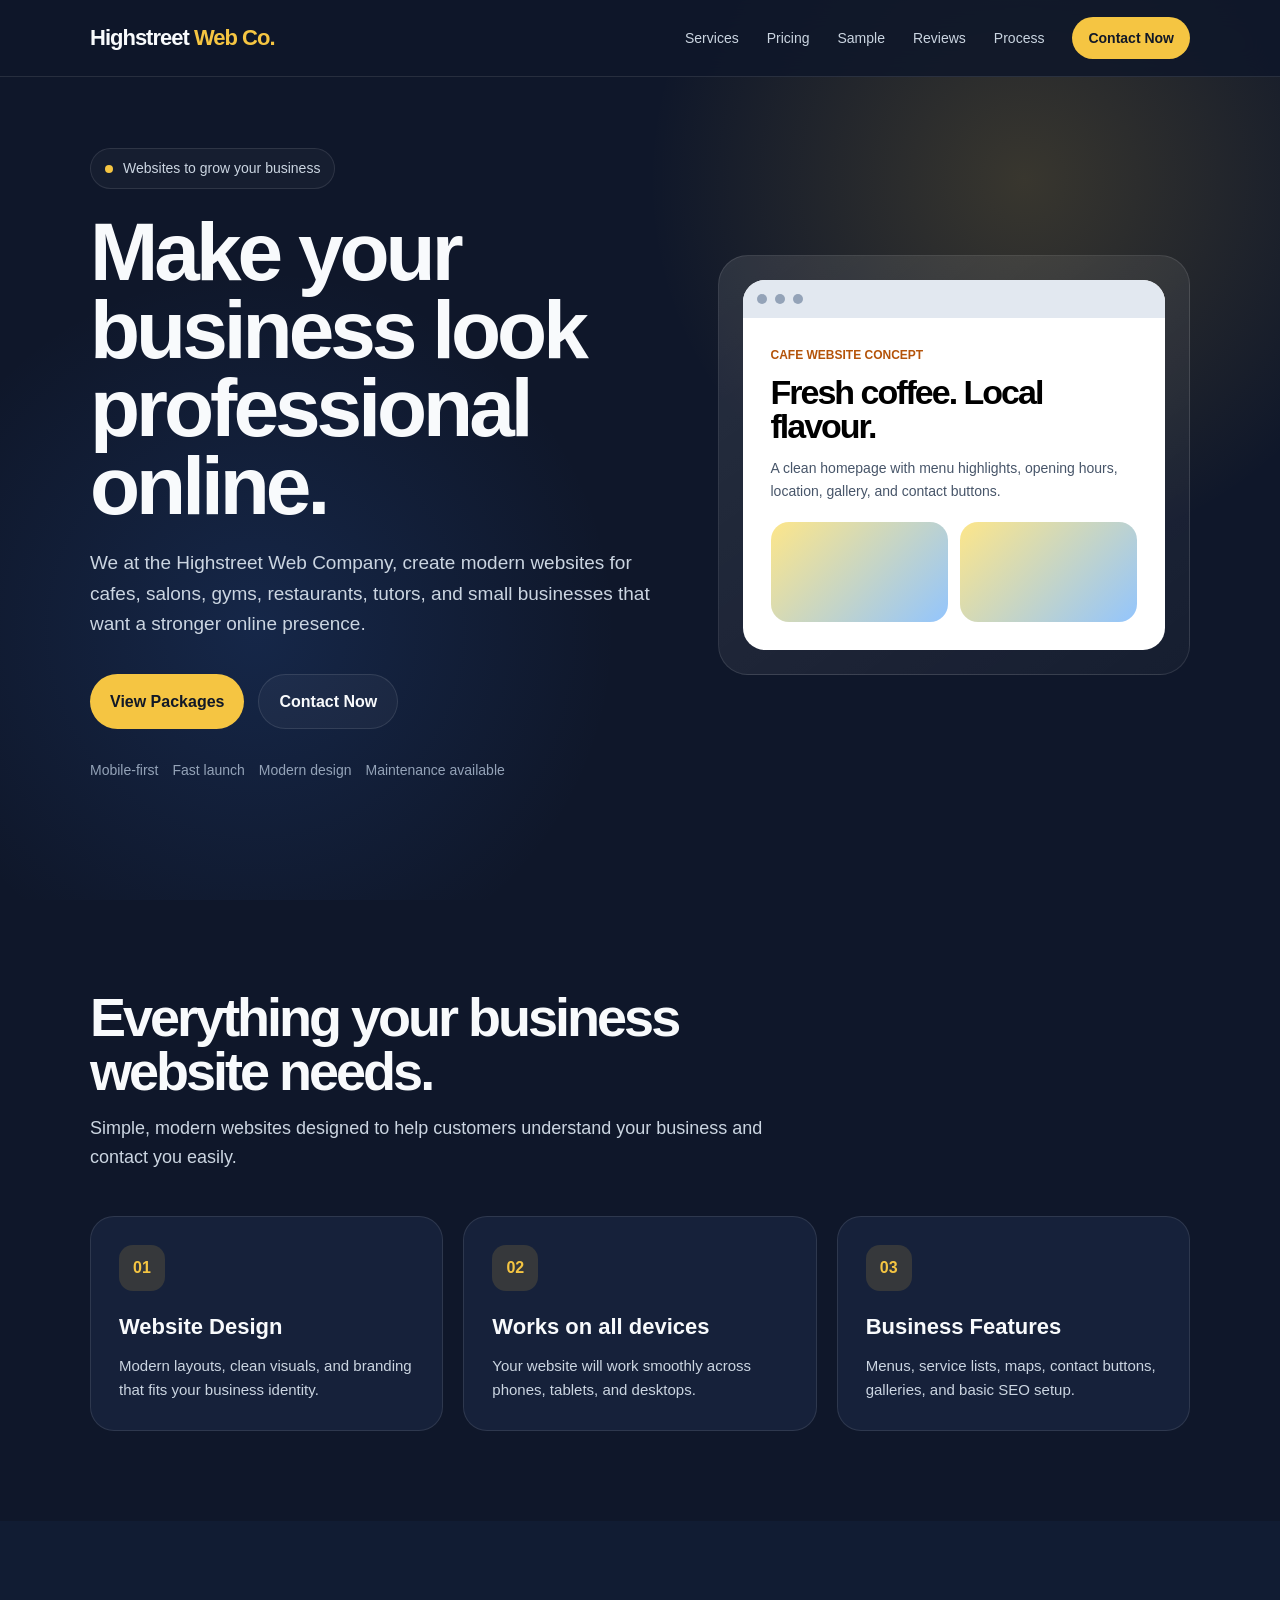
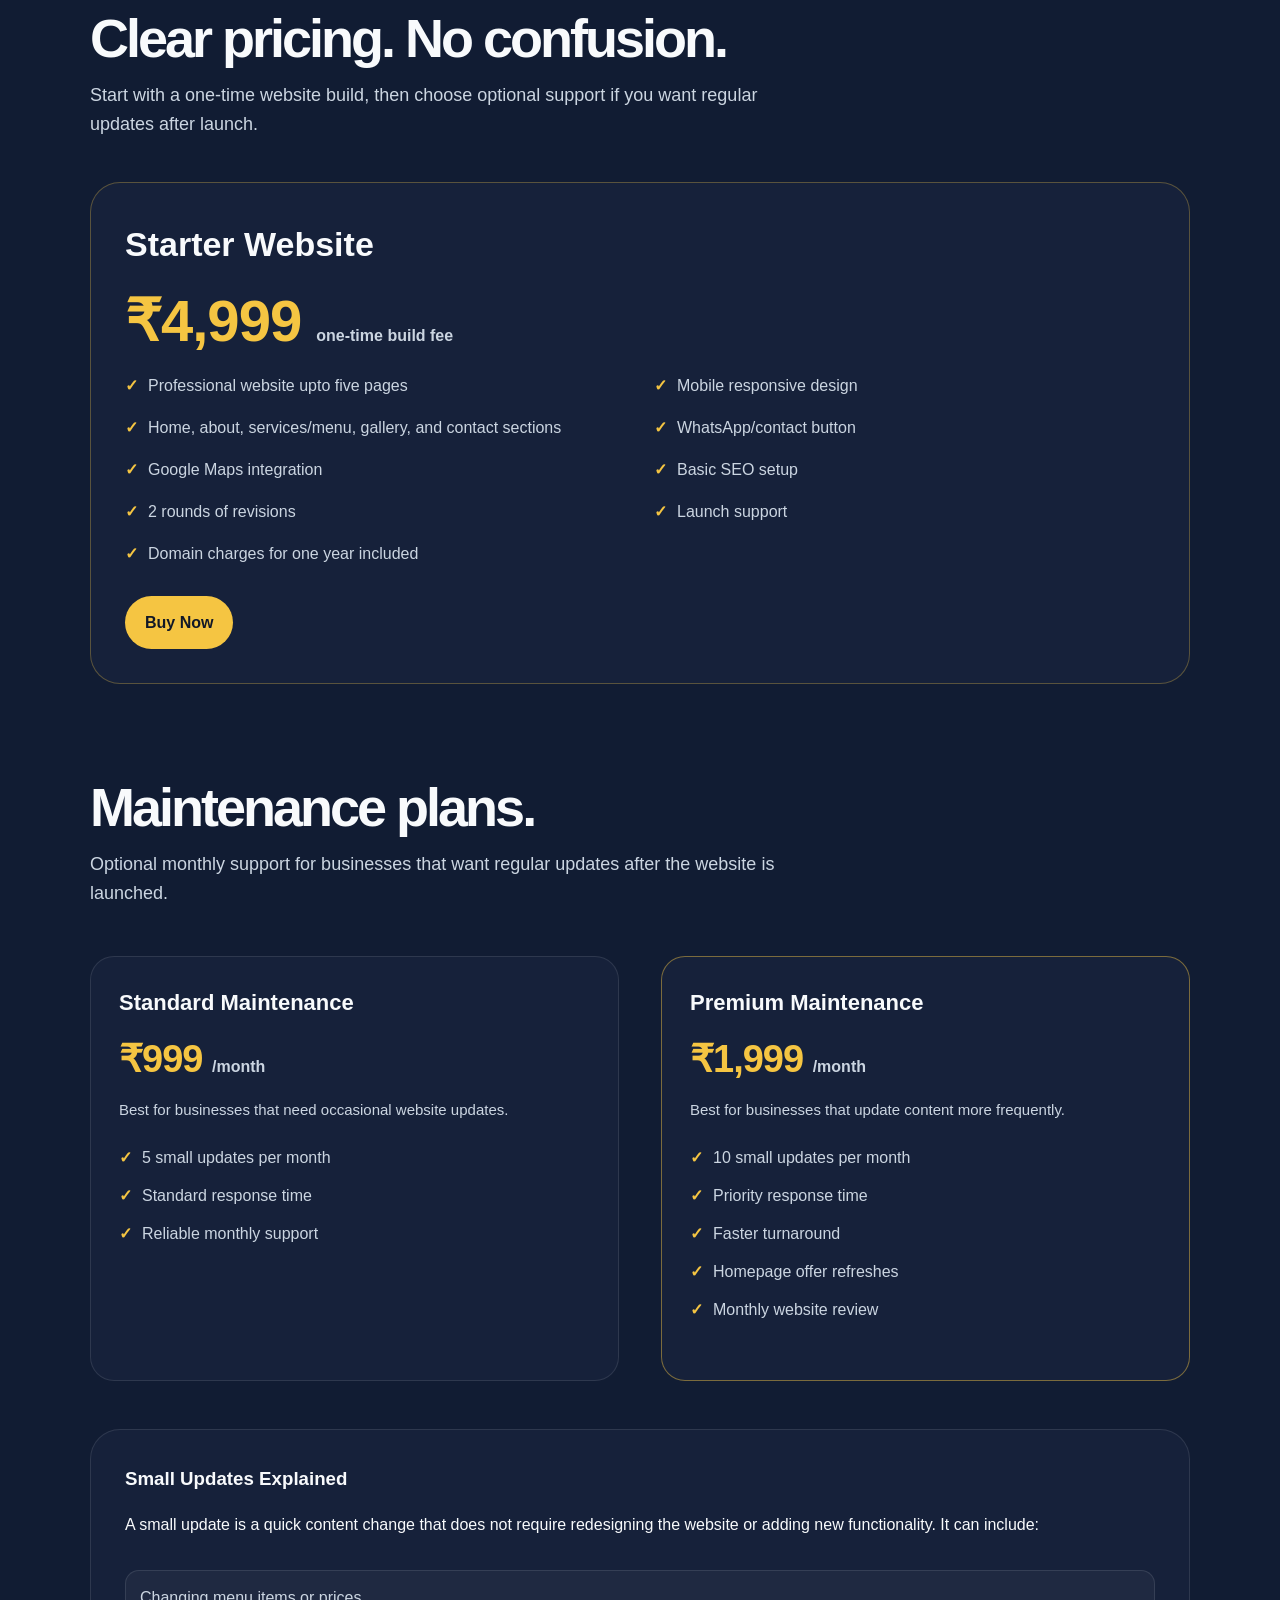
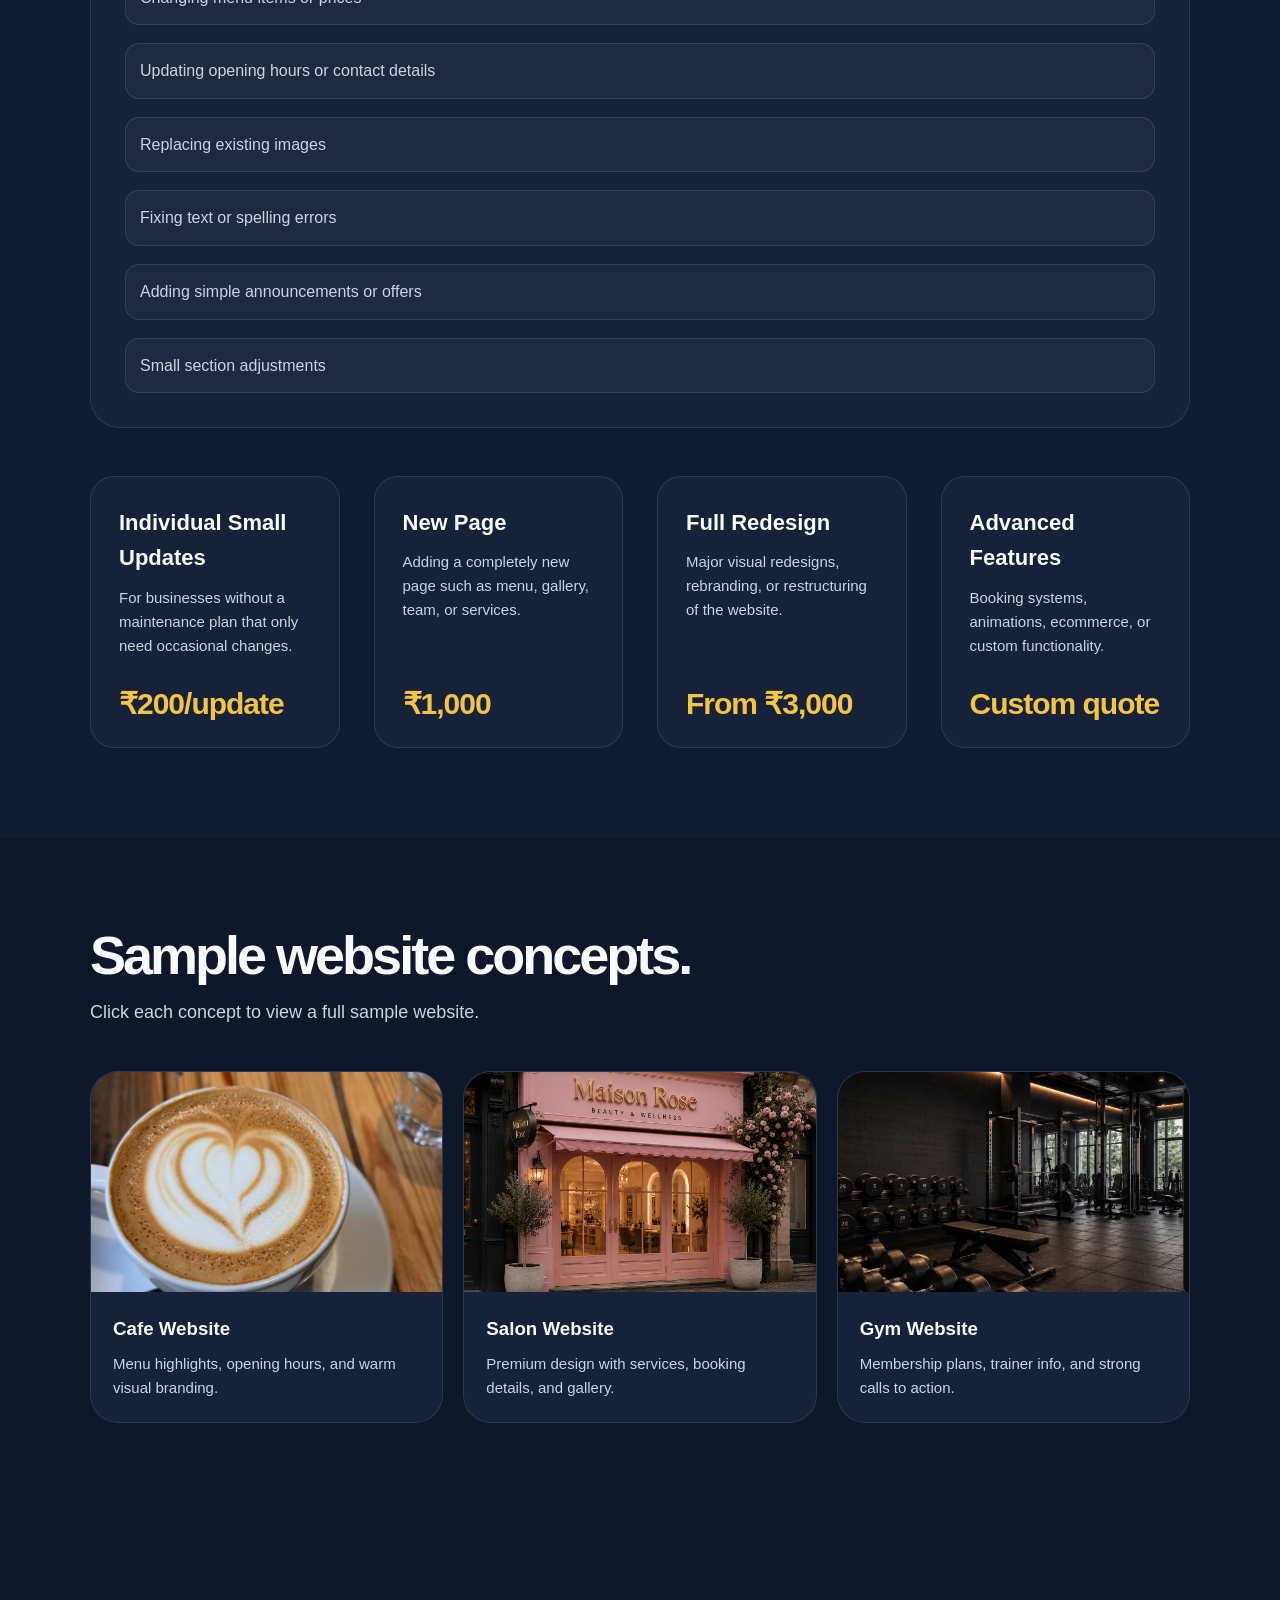
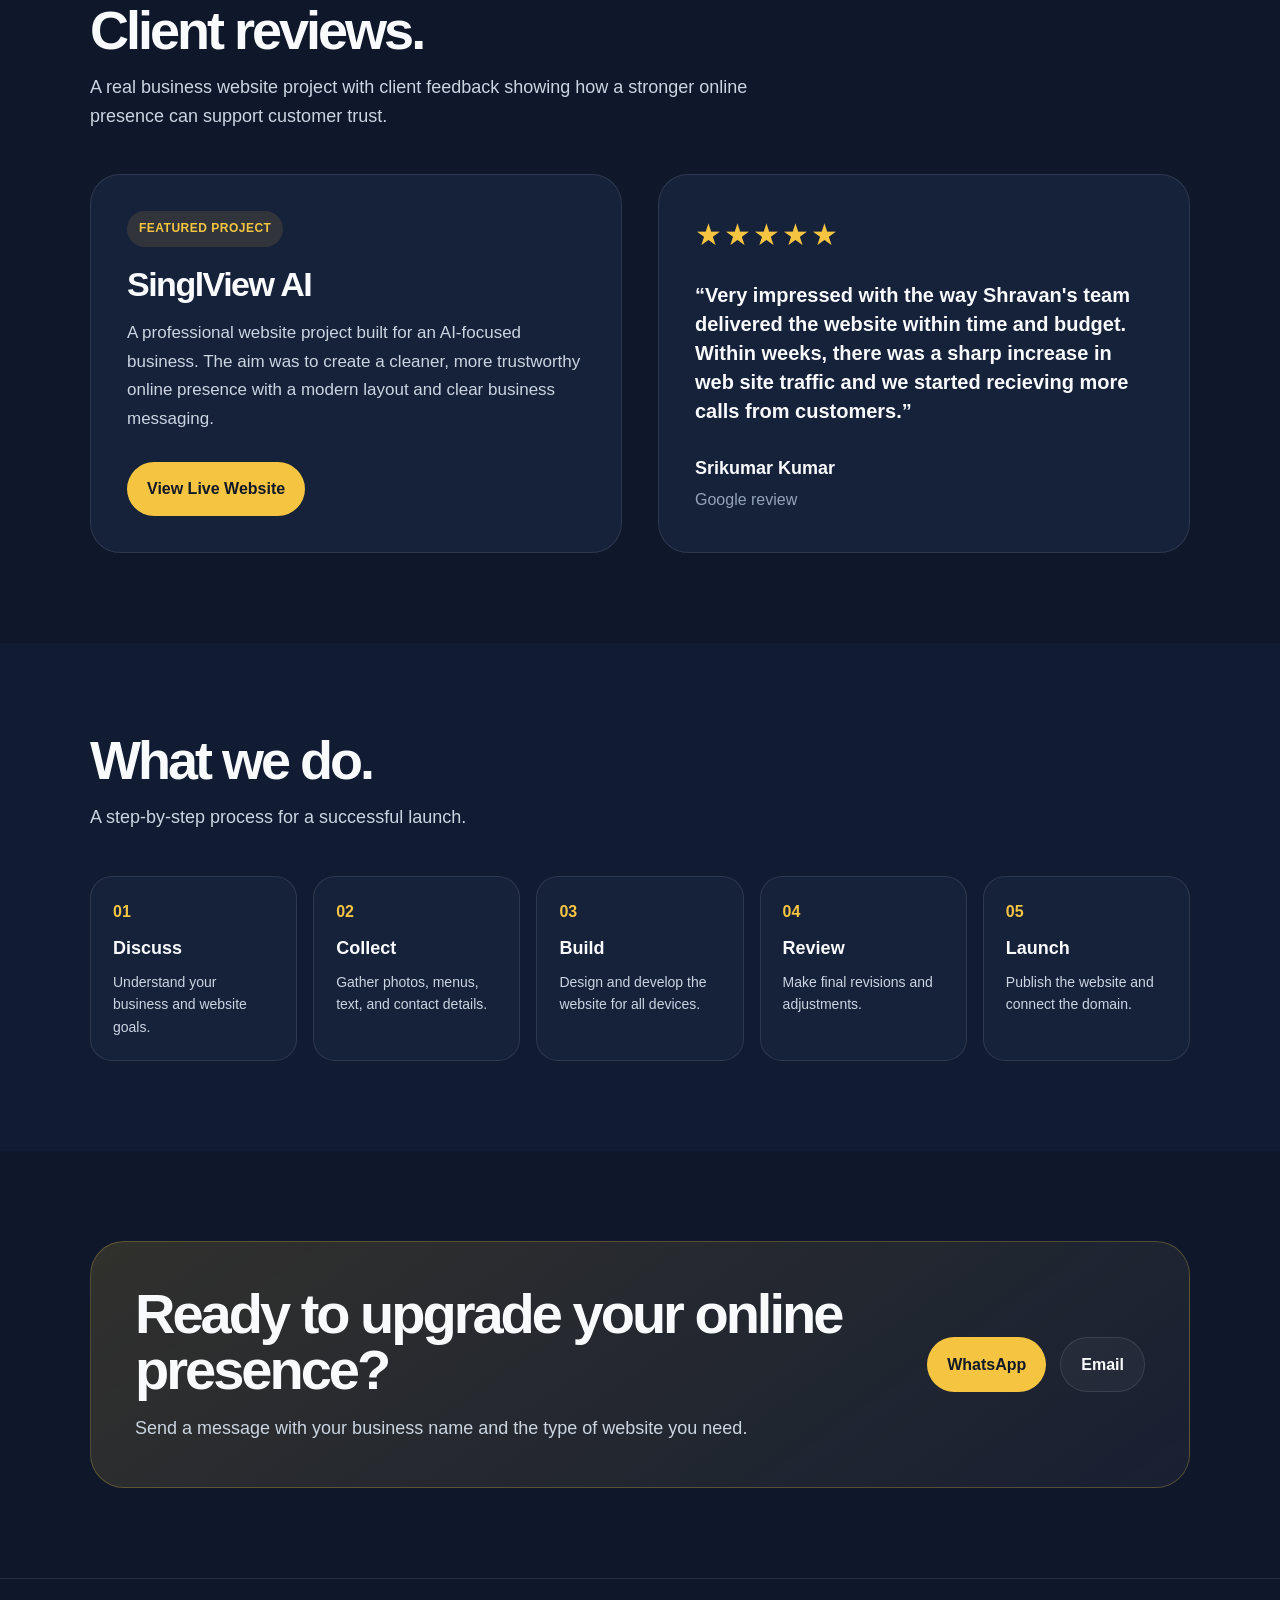
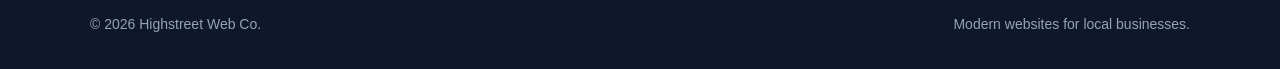
<file: index.html>
<!DOCTYPE html>
<html lang="en">

<head>
  <meta charset="UTF-8" />
  <meta name="viewport" content="width=device-width, initial-scale=1.0" />

  <meta
    name="description"
    content="Highstreet Web Company (Highstreet Web Co.) creates modern websites for cafes, salons, gyms, restaurants, and local businesses."
  />

  <meta
    name="keywords"
    content="Highstreet Web Company, Highstreet Web Co., web design, cafe websites, salon websites, gym websites, restaurant websites, small business websites, Pune web design"
  />

  <meta name="author" content="Highstreet Web Company" />

  <meta property="og:title" content="Highstreet Web Company" />

  <meta
    property="og:description"
    content="Modern websites for local businesses."
  />

  <meta property="og:type" content="website" />

  <meta property="og:url" content="https://highstreetweb.co" />

  <meta
    property="og:image"
    content="https://highstreetweb.co/assets/og-img1.png"
  />

  <title>
    Highstreet Web Company | Websites for Local Businesses
  </title>

  <link rel="stylesheet" href="style.css" />

  <link rel="icon" type="image/png" href="assets/favicon.png">
</head>


<body>

  <header>
    <div class="container">
      <nav>
  <a href="#home" class="logo">
    Highstreet <span>Web Co.</span>
  </a>

  <details class="mobile-menu">
    <summary>Menu</summary>

    <div class="mobile-menu-links">
      <a href="#services">Services</a>
      <a href="#pricing">Pricing</a>
      <a href="#sample">Sample</a>
      <a href="#review">Reviews</a>
      <a href="#process">Process</a>
      <a href="#contact">Contact Now</a>
    </div>
  </details>

  <div class="nav-links">
    <a href="#services">Services</a>
    <a href="#pricing">Pricing</a>
    <a href="#sample">Sample</a>
    <a href="#review">Reviews</a>
    <a href="#process">Process</a>
    <a href="#contact" class="nav-btn">Contact Now</a>
  </div>
</nav>
    </div>
  </header>

  <main>

    <section id="home" class="hero">
      <div class="container hero-grid">

        <div>
          <div class="badge">Websites to grow your business</div>

          <h1>Make your business look professional online.</h1>

          <p>
            We at the Highstreet Web Company, create modern websites for cafes,
            salons, gyms, restaurants, tutors, and small businesses
            that want a stronger online presence.
          </p>

          <div class="hero-buttons">
            <a href="#pricing" class="btn btn-primary">View Packages</a>
            <a href="#contact" class="btn btn-secondary">Contact Now</a>
          </div>

          <div class="hero-tags">
            <span>Mobile-first</span>
            <span>Fast launch</span>
            <span>Modern design</span>
            <span>Maintenance available</span>
          </div>
        </div>

        <div class="mock-card">
          <div class="mock-browser">
            <div class="browser-top">
              <div class="dot"></div>
              <div class="dot"></div>
              <div class="dot"></div>
            </div>

            <div class="mock-content">
              <div class="mock-label">CAFE WEBSITE CONCEPT</div>

              <h3>Fresh coffee. Local flavour.</h3>

              <p>
                A clean homepage with menu highlights,
                opening hours, location, gallery,
                and contact buttons.
              </p>

              <div class="mock-grid">
                <div class="mock-box"></div>
                <div class="mock-box"></div>
              </div>
            </div>
          </div>
        </div>

      </div>
    </section>

    <section id="services">
      <div class="container">

        <div class="section-head">
          <h2>Everything your business website needs.</h2>

          <p>
            Simple, modern websites designed to help customers
            understand your business and contact you easily.
          </p>
        </div>

        <div class="cards">

          <div class="card">
            <div class="card-icon">01</div>
            <h3>Website Design</h3>
            <p>Modern layouts, clean visuals, and branding that fits your business identity.</p>
          </div>

          <div class="card">
            <div class="card-icon">02</div>
            <h3>Works on all devices</h3>
            <p>Your website will work smoothly across phones, tablets, and desktops.</p>
          </div>

          <div class="card">
            <div class="card-icon">03</div>
            <h3>Business Features</h3>
            <p>Menus, service lists, maps, contact buttons, galleries, and basic SEO setup.</p>
          </div>

        </div>

      </div>
    </section>

    <section id="pricing" class="pricing">
      <div class="container">

        <div class="section-head">
          <h2>Clear pricing. No confusion.</h2>
          <p>
            Start with a one-time website build, then choose optional
            support if you want regular updates after launch.
          </p>
        </div>

        <div class="price-card starter-card">
          <h3 style="font-size:34px;">Starter Website</h3>

          <div class="price">
            ₹4,999 <span>one-time build fee</span>
          </div>

          <ul class="features starter-features">
            <li>Professional website upto five pages</li>
            <li>Mobile responsive design</li>
            <li>Home, about, services/menu, gallery, and contact sections</li>
            <li>WhatsApp/contact button</li>
            <li>Google Maps integration</li>
            <li>Basic SEO setup</li>
            <li>2 rounds of revisions</li>
            <li>Launch support</li>
            <li>Domain charges for one year included</li>
          </ul>

          <a href="#contact" class="btn btn-primary">Buy Now</a>
        </div>

        <div class="section-head maintenance-heading">
          <h2>Maintenance plans.</h2>

          <p>
            Optional monthly support for businesses that want regular updates
            after the website is launched.
          </p>
        </div>

        <div class="maintenance-grid">

          <div class="card">
            <h3>Standard Maintenance</h3>

            <div class="price" style="font-size:38px;">
              ₹999 <span>/month</span>
            </div>

            <p>Best for businesses that need occasional website updates.</p>

            <ul class="features">
              <li>5 small updates per month</li>
              <li>Standard response time</li>
              <li>Reliable monthly support</li>
            </ul>
          </div>

          <div class="card featured-maintenance">
            <h3>Premium Maintenance</h3>

            <div class="price" style="font-size:38px;">
              ₹1,999 <span>/month</span>
            </div>

            <p>Best for businesses that update content more frequently.</p>

            <ul class="features">
              <li>10 small updates per month</li>
              <li>Priority response time</li>
              <li>Faster turnaround</li>
              <li>Homepage offer refreshes</li>
              <li>Monthly website review</li>
            </ul>
          </div>

        </div>

        <div class="side-card small-update-card">
          <h3 style="margin-bottom:18px;">Small Updates Explained</h3>

          <p>
            A small update is a quick content change that does not require redesigning the website or adding new functionality. It can include:
          </p>

          <ul class="mini-list">
            <li>Changing menu items or prices</li>
            <li>Updating opening hours or contact details</li>
            <li>Replacing existing images</li>
            <li>Fixing text or spelling errors</li>
            <li>Adding simple announcements or offers</li>
            <li>Small section adjustments</li>
          </ul>
        </div>

        <div class="extra-services-grid">

          <div class="card extra-card">
            <h3>Individual Small Updates</h3>

            <p>
              For businesses without a maintenance plan that only need
              occasional changes.
            </p>

            <div class="price" style="font-size:30px;">₹200/update</div>
          </div>

          <div class="card extra-card">
            <h3>New Page</h3>

            <p>
              Adding a completely new page such as menu,
              gallery, team, or services.
            </p>

            <div class="price" style="font-size:30px;">₹1,000</div>
          </div>

          <div class="card extra-card">
            <h3>Full Redesign</h3>

            <p>
              Major visual redesigns, rebranding,
              or restructuring of the website.
            </p>

            <div class="price" style="font-size:30px;">From ₹3,000</div>
          </div>

          <div class="card extra-card">
            <h3>Advanced Features</h3>

            <p>
              Booking systems, animations,
              ecommerce, or custom functionality.
            </p>

            <div class="price" style="font-size:30px;">Custom quote</div>
          </div>

        </div>

      </div>
    </section>

    <section id="sample">
      <div class="container">

        <div class="section-head">
          <h2>Sample website concepts.</h2>
          <p>Click each concept to view a full sample website.</p>
        </div>

        <div class="portfolio-grid">

          <a href="cafe.html" class="portfolio-card">
            <div class="portfolio-image"></div>
            <div class="portfolio-content">
              <h3>Cafe Website</h3>
              <p>Menu highlights, opening hours, and warm visual branding.</p>
            </div>
          </a>

          <a href="salon.html" class="portfolio-card">
            <div class="portfolio-image"></div>
            <div class="portfolio-content">
              <h3>Salon Website</h3>
              <p>Premium design with services, booking details, and gallery.</p>
            </div>
          </a>

          <a href="gym.html" class="portfolio-card">
            <div class="portfolio-image"></div>
            <div class="portfolio-content">
              <h3>Gym Website</h3>
              <p>Membership plans, trainer info, and strong calls to action.</p>
            </div> 
          </a>

         

        </div> 

      </div> 
    </section> 

    <section id="review" class="proof-section">
      <div class="container">

        <div class="section-head">
          <h2>Client reviews.</h2>
          <p>
            A real business website project with client feedback showing how a stronger online presence can support customer trust.
          </p>
        </div>

        <div class="proof-grid">

          <div class="proof-card">
            <div class="proof-label">FEATURED PROJECT</div>
            <h3>SinglView AI</h3>

            <p>
              A professional website project built for an AI-focused business. The aim was to create a cleaner,
              more trustworthy online presence with a modern layout and clear business messaging.
            </p>

            <a href="https://www.singlview.ai/" class="btn btn-primary" target="_blank">
              View Live Website
            </a>
          </div>

          <div class="review-card">
            <div class="stars">★★★★★</div>

            <p class="review-text">
              “Very impressed with the way Shravan's team delivered the website within time and budget. Within weeks, there was a sharp increase in web site traffic and we started recieving more calls from customers.”
            </p>

            <div class="review-author">
              <strong>Srikumar Kumar</strong>
              <span>Google review</span>
            </div>
          </div>

        </div>

      </div>
    </section>

    <section id="process" class="process">
      <div class="container">

        <div class="section-head">
          <h2>What we do.</h2>
          <p>A step-by-step process for a successful launch.</p>
        </div>

        <div class="steps">

          <div class="step">
            <div class="step-number">01</div>
            <h3>Discuss</h3>
            <p>Understand your business and website goals.</p>
          </div>

          <div class="step">
            <div class="step-number">02</div>
            <h3>Collect</h3>
            <p>Gather photos, menus, text, and contact details.</p>
          </div>

          <div class="step">
            <div class="step-number">03</div>
            <h3>Build</h3>
            <p>Design and develop the website for all devices.</p>
          </div>

          <div class="step">
            <div class="step-number">04</div>
            <h3>Review</h3>
            <p>Make final revisions and adjustments.</p>
          </div>

          <div class="step">
            <div class="step-number">05</div>
            <h3>Launch</h3>
            <p>Publish the website and connect the domain.</p>
          </div>

        </div>

      </div>
    </section>

    <section id="contact">
      <div class="container">

        <div class="contact-box">

          <div>
            <h2>Ready to upgrade your online presence?</h2>

            <p>
              Send a message with your business name
              and the type of website you need.
            </p>
          </div>

          <div style="display:flex; gap:14px; flex-wrap:wrap;">

            <a
              href="https://wa.me/919345817737?text=Hi%20Highstreet%20Web%20Co.%2C%20I%20want%20to%20start%20a%20website%20project."
              class="btn btn-primary"
              target="_blank"
            >
              WhatsApp
            </a>

            <a href="mailto:contact@highstreetweb.co" class="btn btn-secondary">
              Email
            </a>

          </div>

        </div>

      </div>
    </section>

  </main>

  <footer>
    <div class="container footer-inner">
      <p>© 2026 Highstreet Web Co.</p>
      <p>Modern websites for local businesses.</p>
    </div>
  </footer>

  <script>
const mobileMenu = document.querySelector(".mobile-menu");
const mobileLinks = document.querySelectorAll(".mobile-menu-links a");

mobileLinks.forEach(link => {
  link.addEventListener("click", () => {
    mobileMenu.removeAttribute("open");
  });
});

document.addEventListener("click", (e) => {
  if (!mobileMenu.contains(e.target)) {
    mobileMenu.removeAttribute("open");
  }
});
</script>

</body>

</html>
</file>
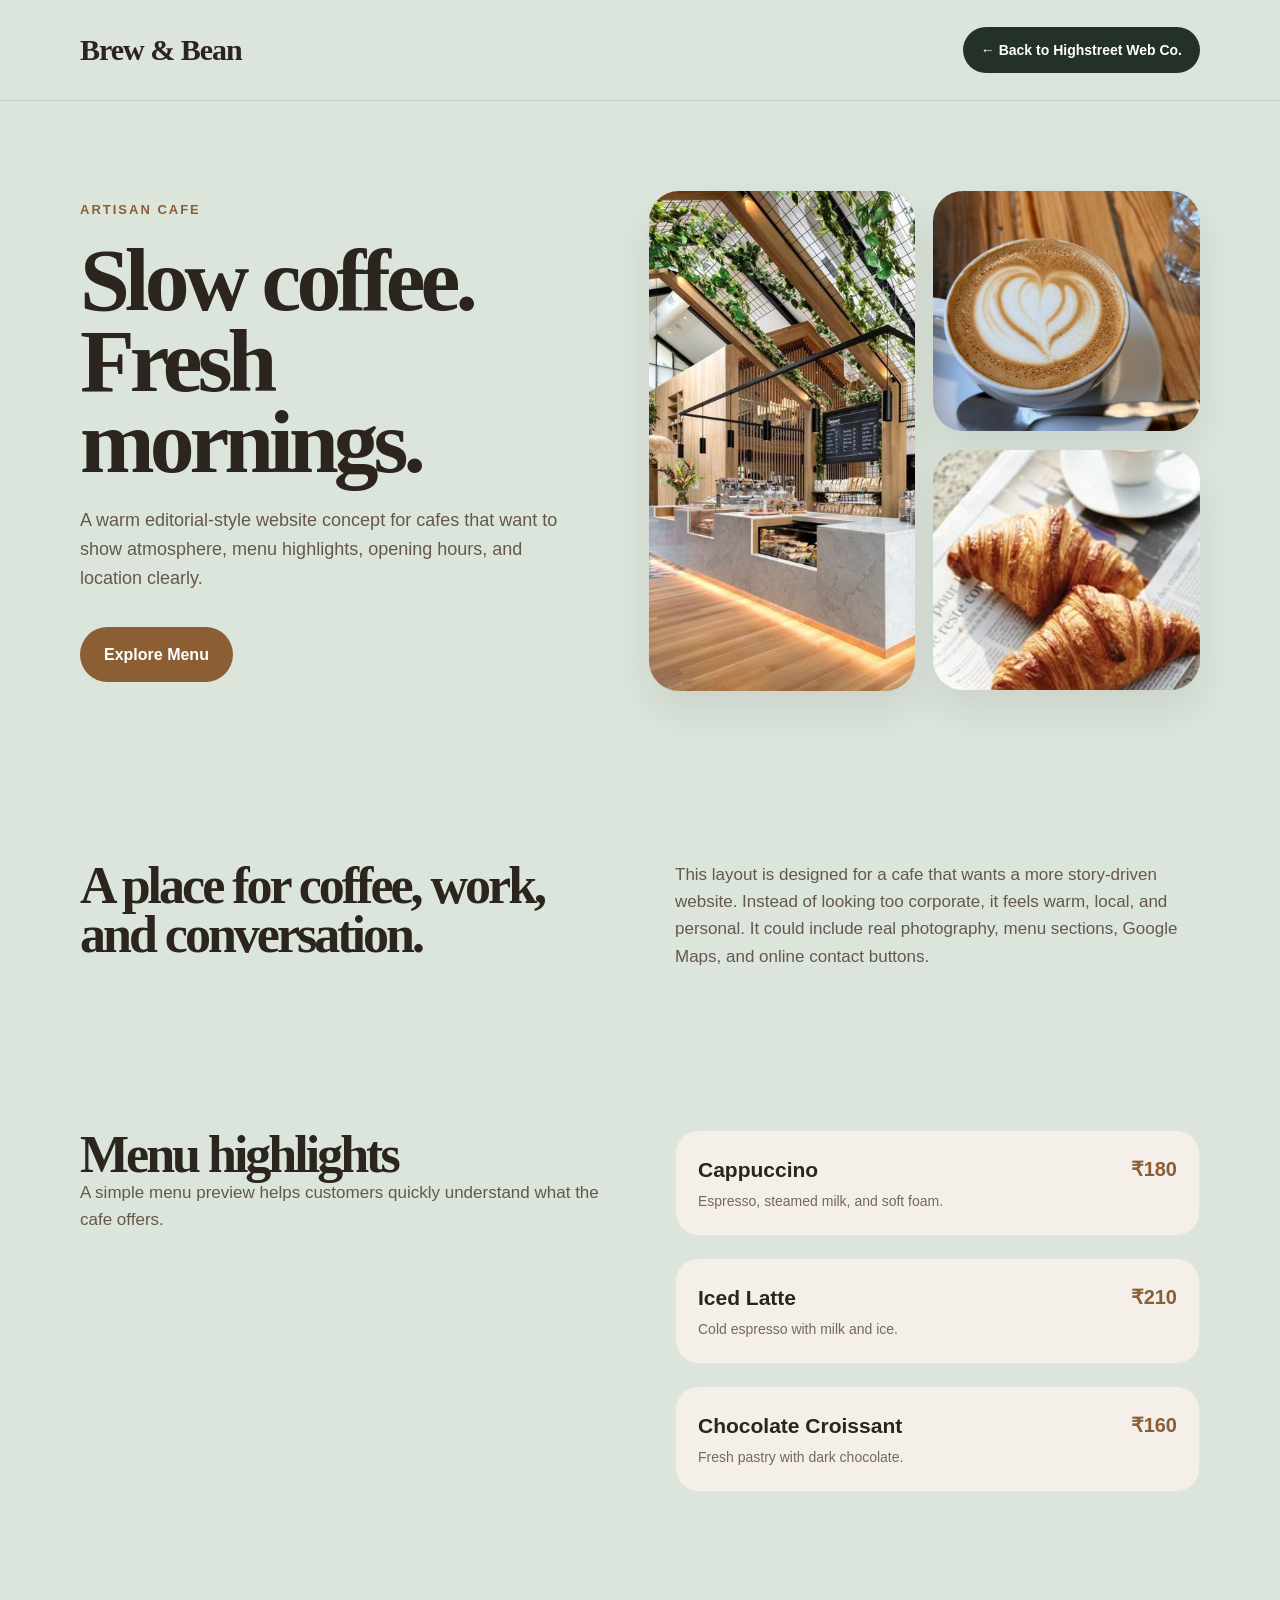
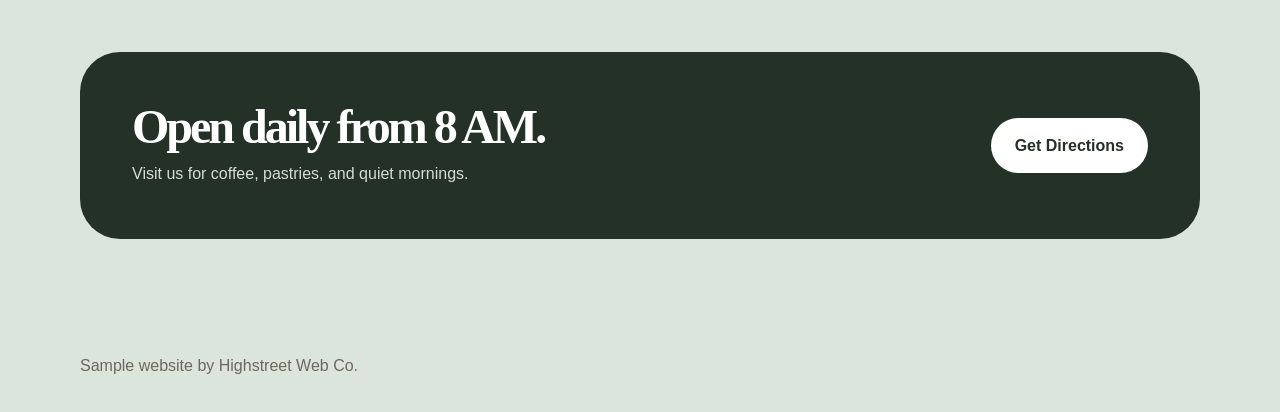
<file: cafe.html>
<!DOCTYPE html>
<html lang="en">
<head>
  <meta charset="UTF-8">
  <meta name="viewport" content="width=device-width, initial-scale=1.0">
  <title>Cafe Sample | Highstreet Web Co.</title>

  <style>
*{
  margin:0;
  padding:0;
  box-sizing:border-box;
}

:root{
  --bg:#dce5db;
  --card:#f4efe8;
  --dark:#243127;
  --text:#2c241e;
  --muted:#64584d;
  --accent:#8b5e34;
  --border:rgba(44,36,30,0.12);
}

body{
  font-family:Georgia, serif;
  background:var(--bg);
  color:var(--text);
  line-height:1.6;
}

a{
  text-decoration:none;
  color:inherit;
}

.container{
  width:min(1120px,92%);
  margin:auto;
}

/* HEADER */

header{
  padding:26px 0;
  border-bottom:1px solid var(--border);
  background:rgba(220,229,219,0.9);
  backdrop-filter:blur(12px);
  position:sticky;
  top:0;
  z-index:100;
}

nav{
  display:flex;
  justify-content:space-between;
  align-items:center;
  gap:20px;
}

.logo{
  font-size:30px;
  font-weight:700;
  letter-spacing:-1px;
}

.back{
  font-family:Arial, sans-serif;
  background:var(--dark);
  color:white;
  padding:12px 18px;
  border-radius:999px;
  font-size:14px;
  font-weight:700;
  transition:0.25s;
}

.back:hover{
  transform:translateY(-3px);
}

/* HERO */

.hero{
  padding:90px 0;
  display:grid;
  grid-template-columns:0.95fr 1.05fr;
  gap:70px;
  align-items:center;
}

.tag{
  font-family:Arial, sans-serif;
  color:var(--accent);
  font-size:13px;
  font-weight:800;
  letter-spacing:2px;
  margin-bottom:20px;
}

h1{
  font-size:clamp(56px,7vw,100px);
  line-height:0.9;
  letter-spacing:-5px;
  margin-bottom:24px;
}

.hero p{
  font-family:Arial, sans-serif;
  color:var(--muted);
  font-size:18px;
  margin-bottom:34px;
  max-width:540px;
}

.btn{
  display:inline-flex;
  align-items:center;
  justify-content:center;
  font-family:Arial, sans-serif;
  background:var(--accent);
  color:white;
  padding:15px 24px;
  border-radius:999px;
  font-weight:800;
  transition:0.25s;
}

.btn:hover{
  transform:translateY(-3px);
  opacity:0.9;
}

/* IMAGES */

.photo-grid{
  display:grid;
  grid-template-columns:1fr 1fr;
  gap:18px;
}

.photo{
  width:100%;
  height:240px;
  border-radius:30px;
  object-fit:cover;
  display:block;
  box-shadow:0 20px 40px rgba(0,0,0,0.08);
}

.photo.large{
  grid-row:span 2;
  height:500px;
}

/* GENERAL */

section{
  padding:80px 0;
}

.split{
  display:grid;
  grid-template-columns:1fr 1fr;
  gap:70px;
  align-items:start;
}

.section-title{
  font-size:52px;
  line-height:0.95;
  letter-spacing:-3px;
}

.section-text{
  font-family:Arial, sans-serif;
  color:var(--muted);
  font-size:17px;
}

/* MENU */

.menu-list{
  display:grid;
  gap:22px;
  font-family:Arial, sans-serif;
}

.menu-item{
  display:flex;
  justify-content:space-between;
  gap:24px;
  padding:22px;
  border-radius:24px;
  background:var(--card);
  border:1px solid rgba(0,0,0,0.05);
}

.menu-item h3{
  font-size:21px;
  margin-bottom:4px;
}

.menu-item p{
  color:#76685d;
  font-size:14px;
}

.price{
  color:var(--accent);
  font-weight:900;
  font-size:20px;
}

/* BANNER */

.banner{
  background:var(--dark);
  color:white;
  border-radius:40px;
  padding:52px;
  display:flex;
  justify-content:space-between;
  align-items:center;
  gap:30px;
}

.banner h2{
  font-size:48px;
  line-height:0.95;
  letter-spacing:-3px;
}

.banner p{
  font-family:Arial, sans-serif;
  color:#d5ddd4;
  margin-top:12px;
}

.banner .btn{
  background:white;
  color:var(--dark);
}

/* FOOTER */

footer{
  padding:34px 0;
  font-family:Arial, sans-serif;
  color:#6f665d;
}

/* RESPONSIVE */

@media(max-width:900px){

  .hero,
  .split{
    grid-template-columns:1fr;
    gap:50px;
  }

  .photo.large{
    grid-row:auto;
    height:300px;
  }

  .banner{
    flex-direction:column;
    align-items:flex-start;
  }
}

@media(max-width:700px){

  .hero,
  .split,
  .photo-grid{
    grid-template-columns:1fr;
  }

  .container{
    width:min(100% - 32px, 1120px);
  }

  h1{
    font-size:48px;
    line-height:1;
    letter-spacing:-2px;
  }

  .section-title{
    font-size:40px;
    line-height:1;
  }

  .hero{
    padding-top:60px;
  }

  .photo{
    height:260px;
  }

  .photo.large{
    height:320px;
  }

  .btn{
    width:100%;
  }

  .banner{
    padding:36px;
  }

  .banner h2{
    font-size:38px;
  }
}
</style>
</head>

<body>

  <header>
    <div class="container">
      <nav>
        <div class="logo">Brew & Bean</div>
        <a href="index.html#sample" class="back">← Back to Highstreet Web Co.</a>
      </nav>
    </div>
  </header>

  <main>

    <section class="container hero">
      <div class="hero-text">
        <div class="tag">ARTISAN CAFE</div>
        <h1>Slow coffee. Fresh mornings.</h1>
        <p>
          A warm editorial-style website concept for cafes that want to show atmosphere,
          menu highlights, opening hours, and location clearly.
        </p>
        <a href="#menu" class="btn">Explore Menu</a>
      </div>

      <div class="photo-grid">
  <img src="assets/cafe-main.jpg" class="photo large" alt="Cafe interior">
  <img src="assets/cafe-1.avif" class="photo" alt="Cup of coffee">
  <img src="assets/cafe-2.jpg" class="photo" alt="Cafe pastry">
</div>
    </section>

    <section class="container split">
      <div>
        <h2 class="section-title">A place for coffee, work, and conversation.</h2>
      </div>

      <p class="section-text">
        This layout is designed for a cafe that wants a more story-driven website.
        Instead of looking too corporate, it feels warm, local, and personal.
        It could include real photography, menu sections, Google Maps, and online contact buttons.
      </p>
    </section>

    <section id="menu" class="container split">
      <div>
        <h2 class="section-title">Menu highlights</h2>
        <p class="section-text">
          A simple menu preview helps customers quickly understand what the cafe offers.
        </p>
      </div>

      <div class="menu-list">

        <div class="menu-item">
          <div>
            <h3>Cappuccino</h3>
            <p>Espresso, steamed milk, and soft foam.</p>
          </div>
          <div class="price">₹180</div>
        </div>

        <div class="menu-item">
          <div>
            <h3>Iced Latte</h3>
            <p>Cold espresso with milk and ice.</p>
          </div>
          <div class="price">₹210</div>
        </div>

        <div class="menu-item">
          <div>
            <h3>Chocolate Croissant</h3>
            <p>Fresh pastry with dark chocolate.</p>
          </div>
          <div class="price">₹160</div>
        </div>

      </div>
    </section>

    <section class="container">
      <div class="banner">
        <div>
          <h2>Open daily from 8 AM.</h2>
          <p>Visit us for coffee, pastries, and quiet mornings.</p>
        </div>
        <a href="#" class="btn">Get Directions</a>
      </div>
    </section>

  </main>

  <footer>
    <div class="container">
      Sample website by Highstreet Web Co.
    </div>
  </footer>

</body>
</html>
</file>
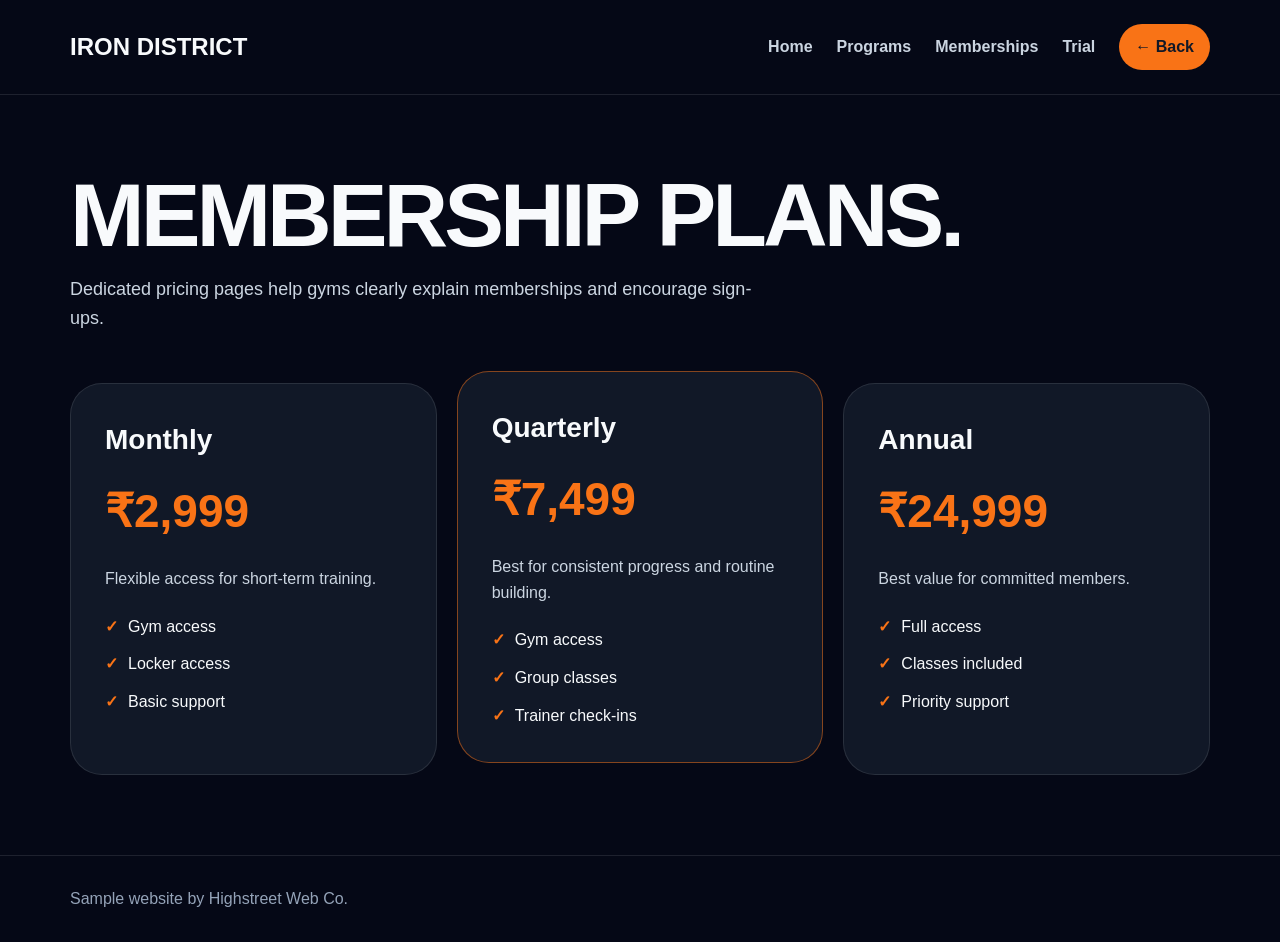
<file: gym-plans.html>
<!DOCTYPE html>
<html lang="en">
<head>
  <meta charset="UTF-8">
  <meta name="viewport" content="width=device-width, initial-scale=1.0">
  <title>Memberships | Iron District</title>

  <style>
    *{margin:0;padding:0;box-sizing:border-box;}
    body{font-family:Arial,sans-serif;background:#050816;color:#f8fafc;line-height:1.6;}
    a{text-decoration:none;color:inherit;}
    .container{width:min(1140px,92%);margin:auto;}

    header{padding:24px 0;border-bottom:1px solid rgba(255,255,255,0.1);}
    nav{display:flex;justify-content:space-between;align-items:center;}
    .logo{font-size:24px;font-weight:900;}
    .nav-links{display:flex;gap:24px;align-items:center;color:#cbd5e1;font-weight:700;}
    .nav-links a:hover{color:#f97316;}
    .back{background:#f97316;color:#111827;padding:10px 16px;border-radius:999px;font-weight:900;}

    section{padding:80px 0;}

    h1{
      font-size:clamp(52px,7vw,92px);
      line-height:0.9;
      letter-spacing:-4px;
      text-transform:uppercase;
      margin-bottom:20px;
    }

    .intro{
      color:#cbd5e1;
      max-width:700px;
      font-size:18px;
      margin-bottom:50px;
    }

    .plans{
      display:grid;
      grid-template-columns:repeat(3,1fr);
      gap:20px;
    }

    .plan{
      background:#111827;
      border:1px solid rgba(255,255,255,0.1);
      border-radius:32px;
      padding:34px;
    }

    .featured{
      border-color:rgba(249,115,22,0.5);
      transform:translateY(-12px);
    }

    .plan h3{
      font-size:28px;
      margin-bottom:12px;
    }

    .price{
      color:#f97316;
      font-size:46px;
      font-weight:900;
      margin-bottom:18px;
    }

    .plan p{
      color:#cbd5e1;
      margin-bottom:22px;
    }

    .plan ul{
      list-style:none;
      display:grid;
      gap:12px;
    }

    .plan li::before{
      content:"✓";
      color:#f97316;
      margin-right:10px;
      font-weight:900;
    }

    footer{
      padding:30px 0;
      border-top:1px solid rgba(255,255,255,0.1);
      color:#94a3b8;
    }

    @media(max-width:850px){
      nav{flex-direction:column;gap:18px;}
      .plans{grid-template-columns:1fr;}
      .featured{transform:none;}
    }
  </style>
</head>

<body>

<header>
  <div class="container">
    <nav>
      <div class="logo">IRON DISTRICT</div>

      <div class="nav-links">
        <a href="gym.html">Home</a>
        <a href="gym-programs.html">Programs</a>
        <a href="gym-plans.html">Memberships</a>
        <a href="gym-trial.html">Trial</a>
        <a href="index.html#sample" class="back">← Back</a>
      </div>
    </nav>
  </div>
</header>

<section class="container">

  <h1>Membership plans.</h1>

  <p class="intro">
    Dedicated pricing pages help gyms clearly explain memberships
    and encourage sign-ups.
  </p>

  <div class="plans">

    <div class="plan">
      <h3>Monthly</h3>
      <div class="price">₹2,999</div>

      <p>Flexible access for short-term training.</p>

      <ul>
        <li>Gym access</li>
        <li>Locker access</li>
        <li>Basic support</li>
      </ul>
    </div>

    <div class="plan featured">
      <h3>Quarterly</h3>
      <div class="price">₹7,499</div>

      <p>Best for consistent progress and routine building.</p>

      <ul>
        <li>Gym access</li>
        <li>Group classes</li>
        <li>Trainer check-ins</li>
      </ul>
    </div>

    <div class="plan">
      <h3>Annual</h3>
      <div class="price">₹24,999</div>

      <p>Best value for committed members.</p>

      <ul>
        <li>Full access</li>
        <li>Classes included</li>
        <li>Priority support</li>
      </ul>
    </div>

  </div>

</section>

<footer>
  <div class="container">
    Sample website by Highstreet Web Co.
  </div>
</footer>

</body>
</html>
</file>
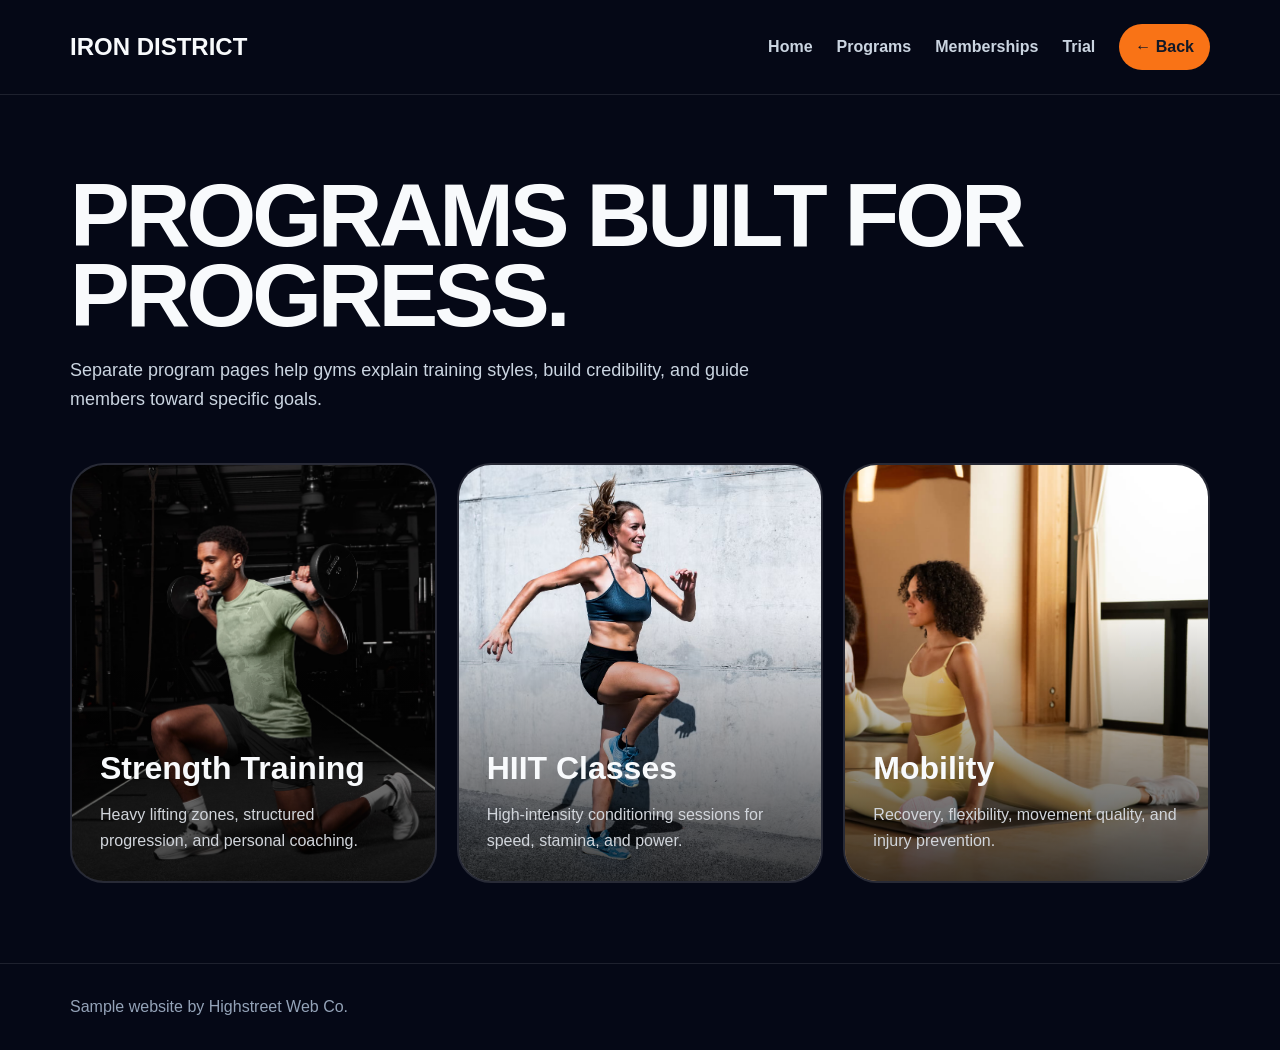
<file: gym-programs.html>
<!DOCTYPE html>
<html lang="en">
<head>
  <meta charset="UTF-8">
  <meta name="viewport" content="width=device-width, initial-scale=1.0">
  <title>Programs | Iron District</title>

  <style>
    *{margin:0;padding:0;box-sizing:border-box;}

    body{
      font-family:Arial,sans-serif;
      background:#050816;
      color:#f8fafc;
      line-height:1.6;
    }

    a{
      text-decoration:none;
      color:inherit;
    }

    .container{
      width:min(1140px,92%);
      margin:auto;
    }

    header{
      padding:24px 0;
      border-bottom:1px solid rgba(255,255,255,0.1);
    }

    nav{
      display:flex;
      justify-content:space-between;
      align-items:center;
    }

    .logo{
      font-size:24px;
      font-weight:900;
    }

    .nav-links{
      display:flex;
      gap:24px;
      align-items:center;
      color:#cbd5e1;
      font-weight:700;
    }

    .nav-links a:hover{
      color:#f97316;
    }

    .back{
      background:#f97316;
      color:#111827;
      padding:10px 16px;
      border-radius:999px;
      font-weight:900;
    }

    section{
      padding:80px 0;
    }

    h1{
      font-size:clamp(52px,7vw,92px);
      line-height:0.9;
      letter-spacing:-4px;
      text-transform:uppercase;
      margin-bottom:20px;
    }

    .intro{
      color:#cbd5e1;
      max-width:700px;
      font-size:18px;
    }

    .programs{
      display:grid;
      grid-template-columns:repeat(3,1fr);
      gap:20px;
      margin-top:50px;
    }

    .program-img{
      height:420px;
      border-radius:34px;
      overflow:hidden;
      position:relative;
      background-size:cover;
      background-position:center;
      border:2px solid rgba(255,255,255,0.14);
      background-clip:padding-box;
    }

    .program-img::after{
      content:"";
      position:absolute;
      inset:0;
      background:linear-gradient(to top, rgba(0,0,0,0.75), transparent 65%);
      pointer-events:none;
    }

    .overlay{
      position:absolute;
      bottom:28px;
      left:28px;
      right:28px;
      z-index:2;
    }

    .overlay h3{
      font-size:32px;
      margin-bottom:8px;
    }

    .overlay p{
      color:#d1d5db;
    }

    .img1{
      background-image:url("assets/gym1.avif");
    }

    .img2{
      background-image:url("assets/gym2.avif");
    }

    .img3{
      background-image:url("assets/gym3.jpg");
    }

    footer{
      padding:30px 0;
      border-top:1px solid rgba(255,255,255,0.1);
      color:#94a3b8;
    }

    @media(max-width:850px){
      nav{
        flex-direction:column;
        gap:18px;
      }

      .nav-links{
        flex-wrap:wrap;
        justify-content:center;
      }

      .programs{
        grid-template-columns:1fr;
      }
    }
  </style>
</head>

<body>

<header>
  <div class="container">
    <nav>
      <div class="logo">IRON DISTRICT</div>

      <div class="nav-links">
        <a href="gym.html">Home</a>
        <a href="gym-programs.html">Programs</a>
        <a href="gym-plans.html">Memberships</a>
        <a href="gym-trial.html">Trial</a>
        <a href="index.html#sample" class="back">← Back</a>
      </div>
    </nav>
  </div>
</header>

<section class="container">

  <h1>Programs built for progress.</h1>

  <p class="intro">
    Separate program pages help gyms explain training styles, build credibility,
    and guide members toward specific goals.
  </p>

  <div class="programs">

    <div class="program-img img1">
      <div class="overlay">
        <h3>Strength Training</h3>
        <p>Heavy lifting zones, structured progression, and personal coaching.</p>
      </div>
    </div>

    <div class="program-img img2">
      <div class="overlay">
        <h3>HIIT Classes</h3>
        <p>High-intensity conditioning sessions for speed, stamina, and power.</p>
      </div>
    </div>

    <div class="program-img img3">
      <div class="overlay">
        <h3>Mobility</h3>
        <p>Recovery, flexibility, movement quality, and injury prevention.</p>
      </div>
    </div>

  </div>

</section>

<footer>
  <div class="container">
    Sample website by Highstreet Web Co.
  </div>
</footer>

</body>
</html>
</file>
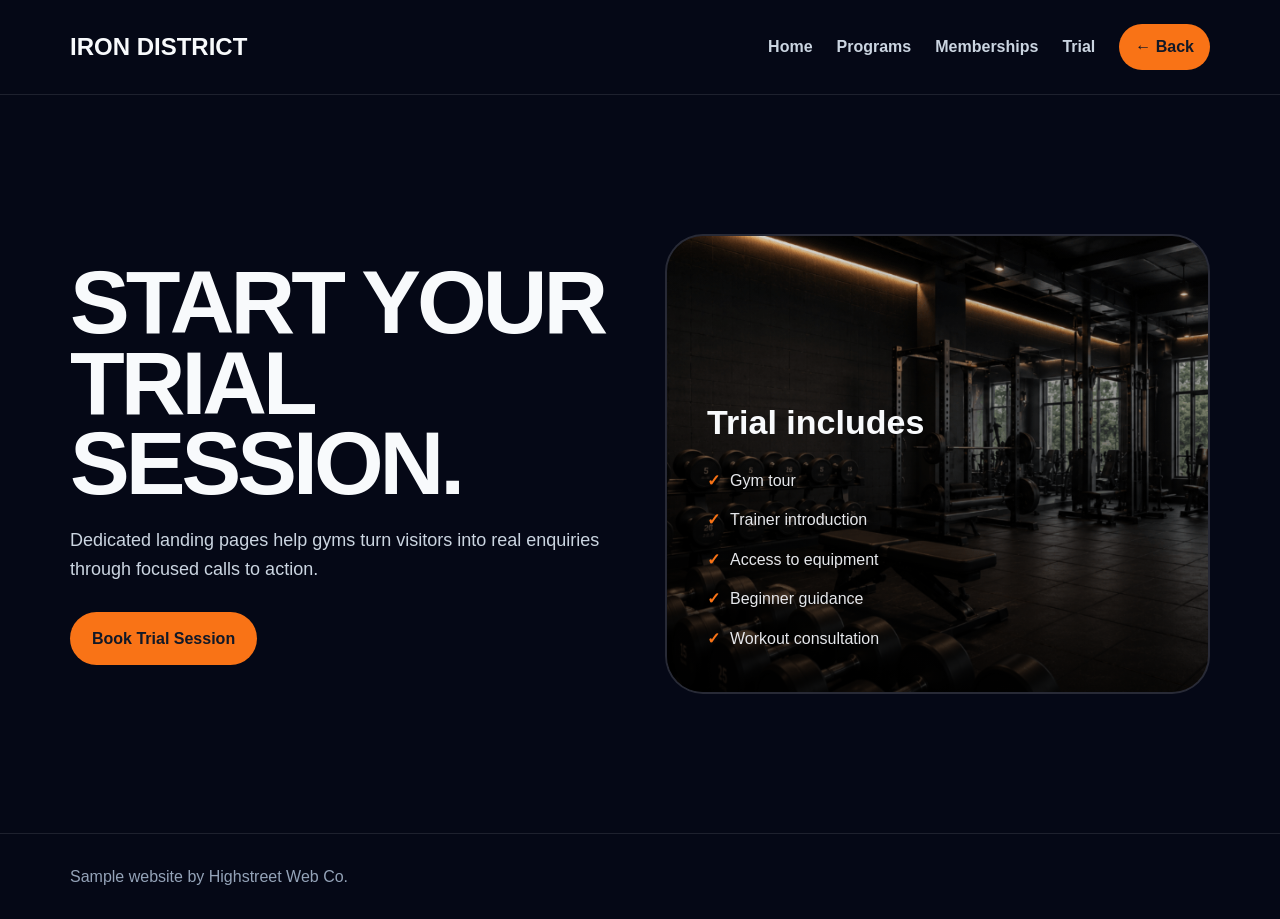
<file: gym-trial.html>
<!DOCTYPE html>
<html lang="en">
<head>
  <meta charset="UTF-8">
  <meta name="viewport" content="width=device-width, initial-scale=1.0">
  <title>Trial Session | Iron District</title>

  <style>
    *{margin:0;padding:0;box-sizing:border-box;}
    body{font-family:Arial,sans-serif;background:#050816;color:#f8fafc;line-height:1.6;}
    a{text-decoration:none;color:inherit;}
    .container{width:min(1140px,92%);margin:auto;}

    header{padding:24px 0;border-bottom:1px solid rgba(255,255,255,0.1);}
    nav{display:flex;justify-content:space-between;align-items:center;}
    .logo{font-size:24px;font-weight:900;}
    .nav-links{display:flex;gap:24px;align-items:center;color:#cbd5e1;font-weight:700;}
    .nav-links a:hover{color:#f97316;}
    .back{background:#f97316;color:#111827;padding:10px 16px;border-radius:999px;font-weight:900;}

    section{
      min-height:82vh;
      display:grid;
      grid-template-columns:1fr 1fr;
      gap:50px;
      align-items:center;
      padding:80px 0;
    }

    h1{
      font-size:clamp(52px,7vw,92px);
      line-height:0.9;
      letter-spacing:-4px;
      text-transform:uppercase;
      margin-bottom:22px;
    }

    p{
      color:#cbd5e1;
      font-size:18px;
      margin-bottom:28px;
      max-width:580px;
    }

    .btn{
      display:inline-block;
      background:#f97316;
      color:#111827;
      padding:14px 22px;
      border-radius:999px;
      font-weight:900;
    }

    .trial-card{
  min-height:460px;
  background-image:url("assets/gym4.png");
  background-size:cover;
  background-position:center;
  border-radius:38px;
  border:2px solid rgba(255,255,255,0.14);
  padding:40px;
  position:relative;
  overflow:hidden;
  display:flex;
  flex-direction:column;
  justify-content:flex-end;
  background-clip:padding-box;
}

.trial-card::after{
  display:none;
}

    .trial-card::before{
      content:"";
      position:absolute;
      inset:0;
      background:linear-gradient(to top, rgba(0,0,0,0.8), rgba(0,0,0,0.15));
    }

    .trial-content{
      position:relative;
      z-index:2;
    }

    .trial-content h3{
      font-size:34px;
      margin-bottom:18px;
    }

    .trial-content ul{
      list-style:none;
      display:grid;
      gap:14px;
      color:#e5e7eb;
    }

    .trial-content li::before{
      content:"✓";
      color:#f97316;
      margin-right:10px;
      font-weight:900;
    }

    footer{
      padding:30px 0;
      border-top:1px solid rgba(255,255,255,0.1);
      color:#94a3b8;
    }

    @media(max-width:850px){
      nav{flex-direction:column;gap:18px;}
      .nav-links{flex-wrap:wrap;justify-content:center;}
      section{grid-template-columns:1fr;}
    }
  </style>
</head>

<body>

<header>
  <div class="container">
    <nav>
      <div class="logo">IRON DISTRICT</div>

      <div class="nav-links">
        <a href="gym.html">Home</a>
        <a href="gym-programs.html">Programs</a>
        <a href="gym-plans.html">Memberships</a>
        <a href="gym-trial.html">Trial</a>
        <a href="index.html#sample" class="back">← Back</a>
      </div>
    </nav>
  </div>
</header>

<section class="container">

  <div>
    <h1>Start your trial session.</h1>

    <p>
      Dedicated landing pages help gyms turn visitors into real enquiries
      through focused calls to action.
    </p>

    <a href="#" class="btn">Book Trial Session</a>
  </div>

  <div class="trial-card">
    <div class="trial-content">
      <h3>Trial includes</h3>

      <ul>
        <li>Gym tour</li>
        <li>Trainer introduction</li>
        <li>Access to equipment</li>
        <li>Beginner guidance</li>
        <li>Workout consultation</li>
      </ul>
    </div>
  </div>

</section>

<footer>
  <div class="container">
    Sample website by Highstreet Web Co.
  </div>
</footer>

</body>
</html>
</file>
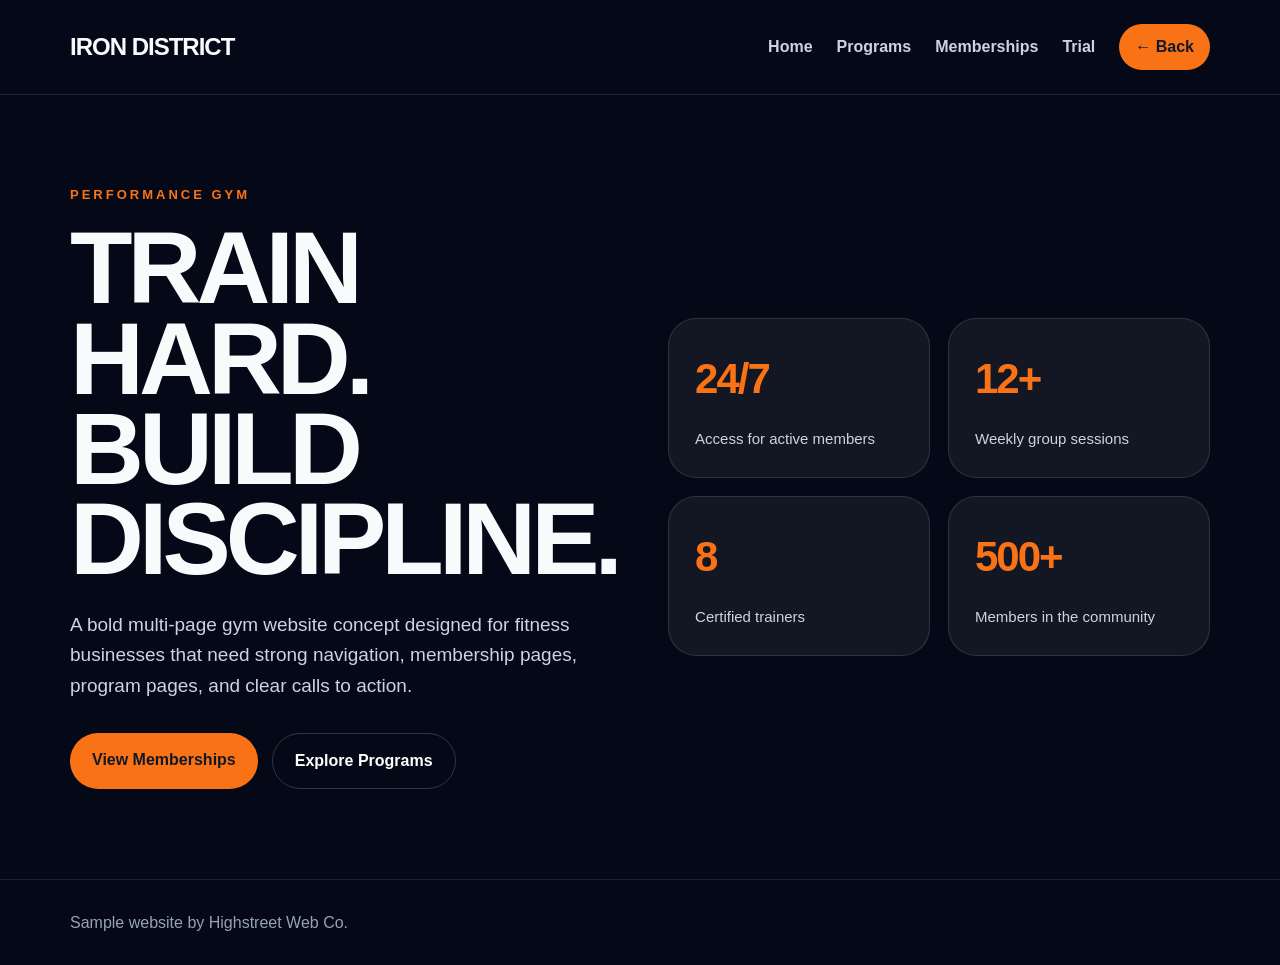
<file: gym.html>
<!DOCTYPE html>
<html lang="en">
<head>
  <meta charset="UTF-8">
  <meta name="viewport" content="width=device-width, initial-scale=1.0">
  <title>Iron District | Gym Sample</title>

  <style>
    *{margin:0;padding:0;box-sizing:border-box;}
    body{font-family:Arial,sans-serif;background:#050816;color:#f8fafc;line-height:1.6;}
    a{text-decoration:none;color:inherit;}
    .container{width:min(1140px,92%);margin:auto;}

    header{padding:24px 0;border-bottom:1px solid rgba(255,255,255,0.1);}
    nav{display:flex;justify-content:space-between;align-items:center;}
    .logo{font-size:24px;font-weight:900;letter-spacing:-1px;}
    .nav-links{display:flex;gap:24px;align-items:center;color:#cbd5e1;font-weight:700;}
    .nav-links a:hover{color:#f97316;}
    .back{background:#f97316;color:#111827;padding:10px 16px;border-radius:999px;font-weight:900;}

    .hero{min-height:82vh;display:grid;grid-template-columns:1fr 1fr;gap:50px;align-items:center;padding:90px 0;}
    .tag{color:#f97316;font-weight:900;letter-spacing:3px;font-size:13px;margin-bottom:18px;}
    h1{font-size:clamp(54px,8vw,104px);line-height:0.88;letter-spacing:-5px;text-transform:uppercase;margin-bottom:26px;}
    .hero p{color:#cbd5e1;font-size:19px;max-width:560px;margin-bottom:32px;}
    .btn{display:inline-block;padding:14px 22px;border-radius:999px;font-weight:900;}
    .btn-primary{background:#f97316;color:#111827;}
    .btn-secondary{border:1px solid rgba(255,255,255,0.18);color:white;}

    .stats{display:grid;grid-template-columns:1fr 1fr;gap:18px;}
    .stat{background:rgba(255,255,255,0.06);border:1px solid rgba(255,255,255,0.12);border-radius:28px;padding:26px;min-height:160px;display:flex;flex-direction:column;justify-content:space-between;}
    .stat strong{font-size:42px;color:#f97316;letter-spacing:-2px;}
    .stat span{color:#cbd5e1;font-size:15px;}

    footer{padding:30px 0;color:#94a3b8;border-top:1px solid rgba(255,255,255,0.1);}

    @media(max-width:850px){
      nav{flex-direction:column;gap:18px;}
      .nav-links{flex-wrap:wrap;justify-content:center;}
      .hero{grid-template-columns:1fr;}
    }
  </style>
</head>

<body>

  <header>
    <div class="container">
      <nav>
        <div class="logo">IRON DISTRICT</div>

        <div class="nav-links">
          <a href="gym.html">Home</a>
          <a href="gym-programs.html">Programs</a>
          <a href="gym-plans.html">Memberships</a>
          <a href="gym-trial.html">Trial</a>
          <a href="index.html#sample" class="back">← Back</a>
        </div>
      </nav>
    </div>
  </header>

  <main class="container hero">

    <div>
      <div class="tag">PERFORMANCE GYM</div>

      <h1>Train hard. Build discipline.</h1>

      <p>
        A bold multi-page gym website concept designed for fitness businesses
        that need strong navigation, membership pages, program pages, and clear calls to action.
      </p>

      <div style="display:flex;gap:14px;flex-wrap:wrap;">
        <a href="gym-plans.html" class="btn btn-primary">View Memberships</a>
        <a href="gym-programs.html" class="btn btn-secondary">Explore Programs</a>
      </div>
    </div>

    <div class="stats">
      <div class="stat">
        <strong>24/7</strong>
        <span>Access for active members</span>
      </div>

      <div class="stat">
        <strong>12+</strong>
        <span>Weekly group sessions</span>
      </div>

      <div class="stat">
        <strong>8</strong>
        <span>Certified trainers</span>
      </div>

      <div class="stat">
        <strong>500+</strong>
        <span>Members in the community</span>
      </div>
    </div>

  </main>

  <footer>
    <div class="container">
      Sample website by Highstreet Web Co.
    </div>
  </footer>

</body>
</html>
</file>
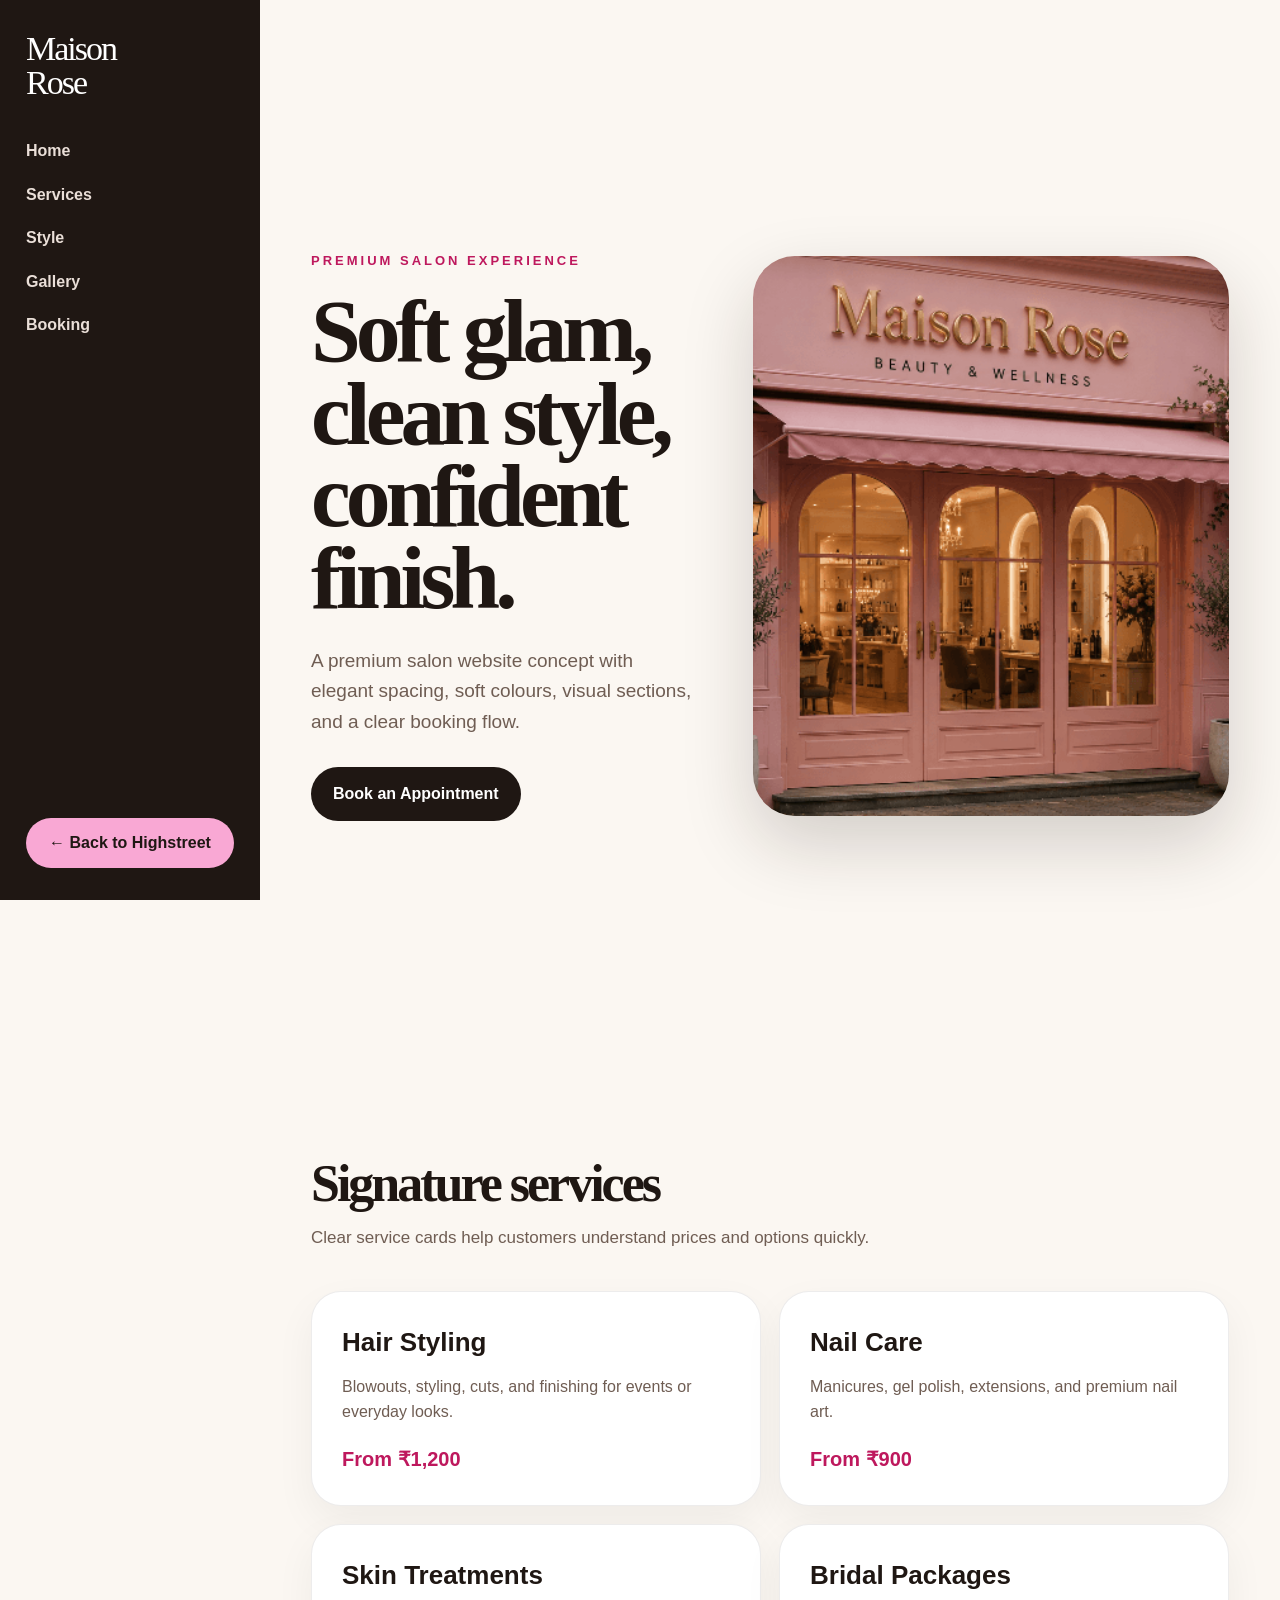
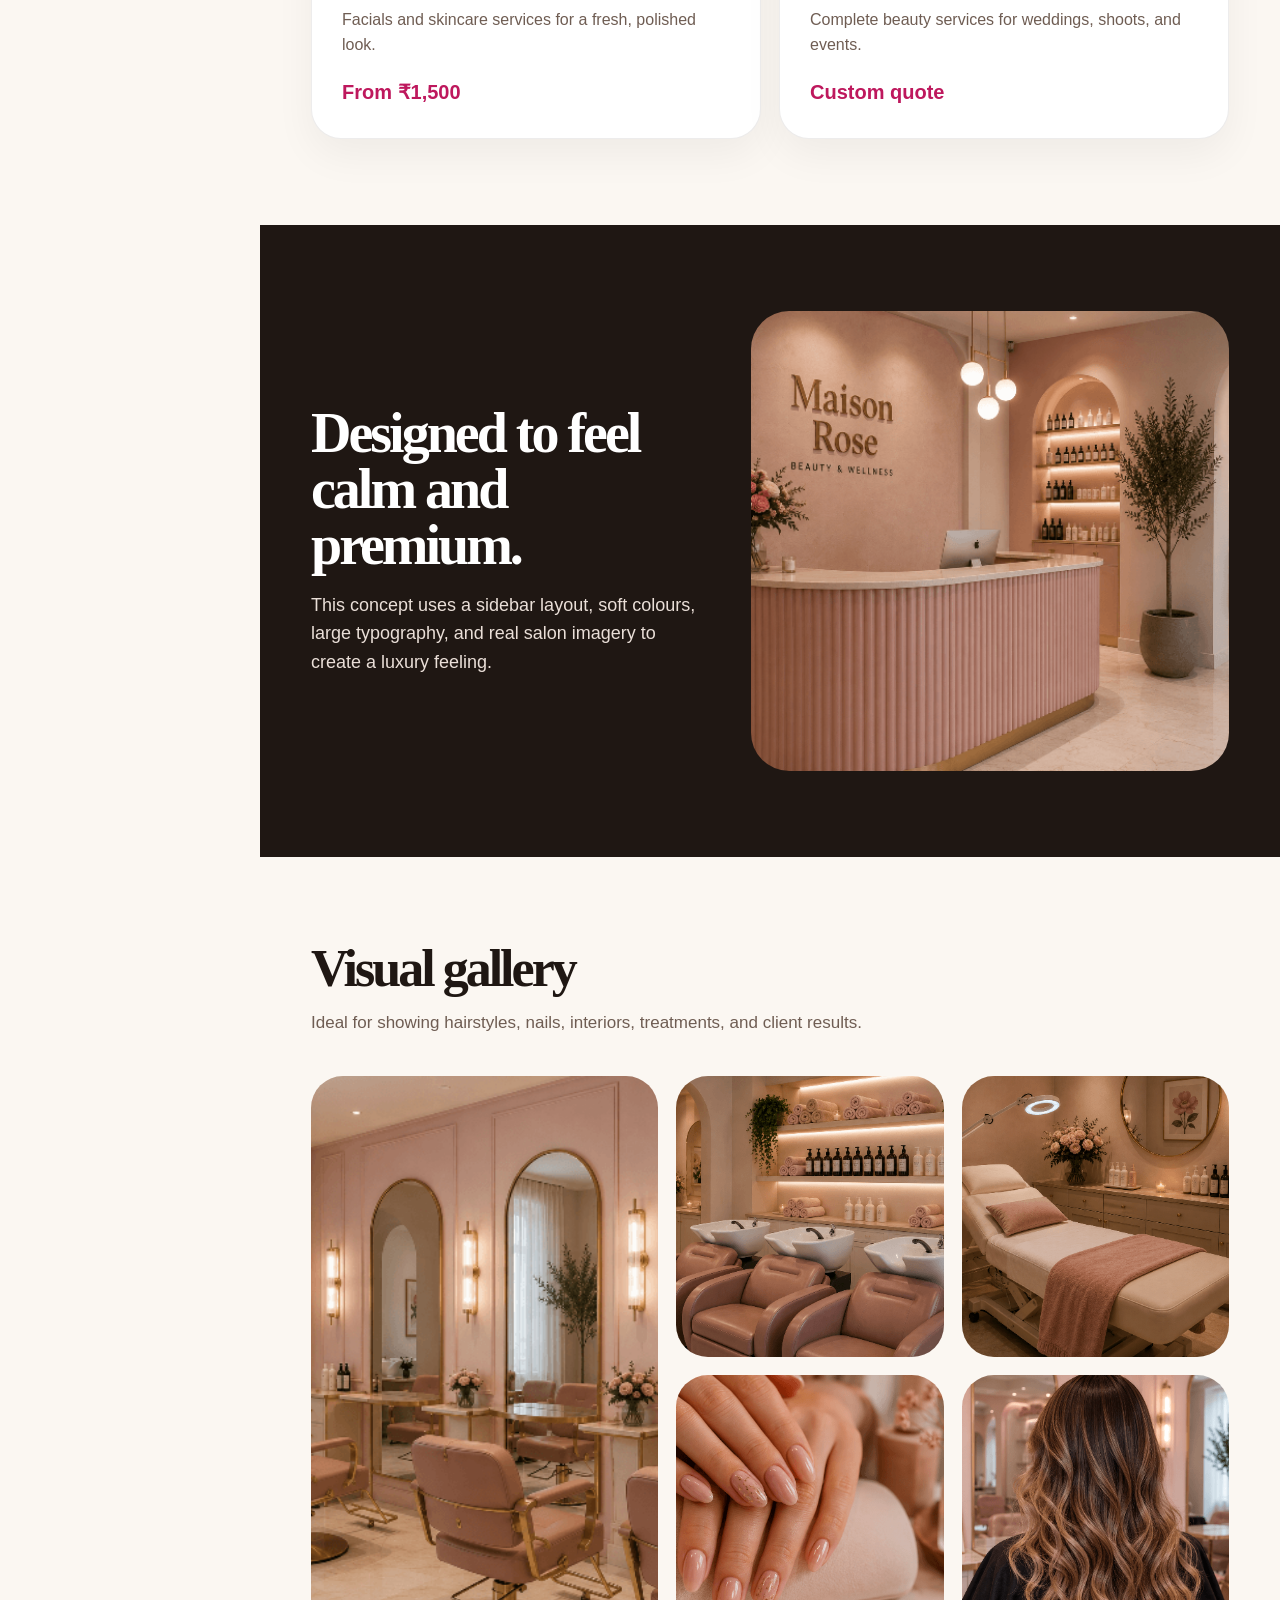
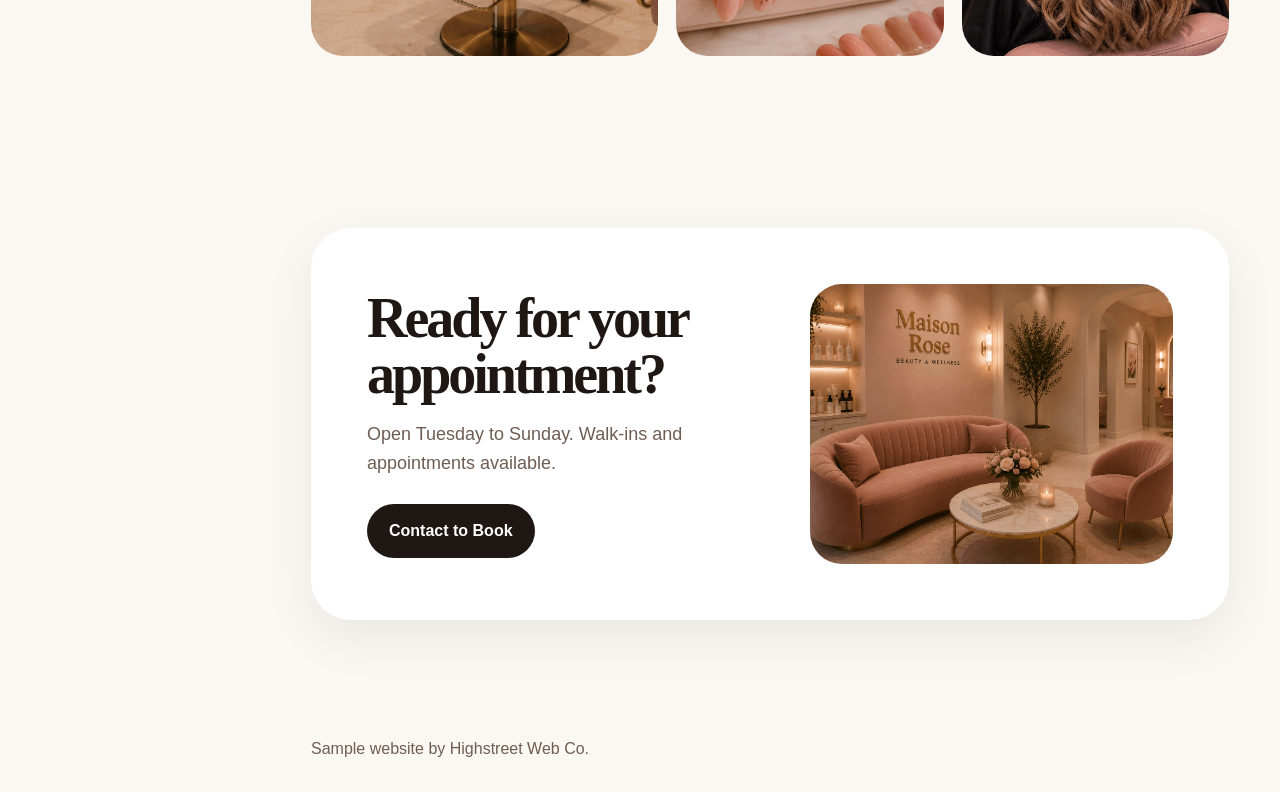
<file: salon.html>
<!DOCTYPE html>
<html lang="en">
<head>
  <meta charset="UTF-8" />
  <meta name="viewport" content="width=device-width, initial-scale=1.0" />

  <title>Maison Rose | Salon Sample</title>

  <style>
    *{
      margin:0;
      padding:0;
      box-sizing:border-box;
    }

    html{
      scroll-behavior:smooth;
    }

    body{
      font-family:Arial, sans-serif;
      background:#fbf7f2;
      color:#1f1713;
      line-height:1.6;
    }

    a{
      text-decoration:none;
      color:inherit;
    }

    .page{
      display:grid;
      grid-template-columns:260px 1fr;
      min-height:100vh;
    }

    aside{
      position:sticky;
      top:0;
      height:100vh;
      background:#1f1713;
      color:white;
      padding:32px 26px;
      display:flex;
      flex-direction:column;
      justify-content:space-between;
      z-index:20;
    }

    .logo{
      font-family:Georgia, serif;
      font-size:34px;
      line-height:1;
      letter-spacing:-2px;
      margin-bottom:38px;
    }

    .side-links{
      display:grid;
      gap:18px;
      color:#eadfd8;
      font-weight:800;
    }

    .side-links a:hover{
      color:#f9a8d4;
    }

    .back{
      display:inline-block;
      background:#f9a8d4;
      color:#1f1713;
      padding:12px 16px;
      border-radius:999px;
      font-weight:900;
      text-align:center;
    }

    main{
      width:100%;
      overflow:hidden;
    }

    .container{
      width:min(1080px,90%);
      margin:auto;
    }

    .hero{
      min-height:100vh;
      display:grid;
      grid-template-columns:0.9fr 1.1fr;
      gap:52px;
      align-items:center;
      padding:80px 0;
    }

    .tag{
      color:#be185d;
      font-weight:900;
      letter-spacing:3px;
      font-size:13px;
      margin-bottom:18px;
    }

    h1{
      font-family:Georgia, serif;
      font-size:clamp(52px,7vw,96px);
      line-height:0.92;
      letter-spacing:-5px;
      margin-bottom:26px;
    }

    .hero p{
      color:#6f5d53;
      font-size:19px;
      margin-bottom:30px;
      max-width:620px;
    }

    .btn{
      display:inline-block;
      background:#1f1713;
      color:white;
      padding:14px 22px;
      border-radius:999px;
      font-weight:900;
    }

    .hero-card{
      height:560px;
      border-radius:42px;
      background-image:url("assets/salon1.png");
      background-size:cover;
      background-position:center;
      box-shadow:0 28px 70px rgba(31,23,19,0.18);
    }

    section{
      padding:86px 0;
    }

    .section-head{
      max-width:760px;
      margin-bottom:40px;
    }

    .section-head h2{
      font-family:Georgia, serif;
      font-size:52px;
      line-height:1;
      letter-spacing:-3px;
      margin-bottom:14px;
    }

    .section-head p{
      color:#6f5d53;
      font-size:17px;
    }

    .services{
      display:grid;
      grid-template-columns:repeat(2,1fr);
      gap:18px;
    }

    .service{
      background:white;
      border-radius:30px;
      padding:30px;
      border:1px solid rgba(31,23,19,0.08);
      box-shadow:0 16px 40px rgba(0,0,0,0.05);
    }

    .service h3{
      font-size:26px;
      margin-bottom:10px;
    }

    .service p{
      color:#6f5d53;
      margin-bottom:18px;
    }

    .price{
      color:#be185d;
      font-weight:900;
      font-size:20px;
    }

    .feature{
      background:#1f1713;
      color:white;
    }

    .feature-grid{
      display:grid;
      grid-template-columns:0.9fr 1.1fr;
      gap:48px;
      align-items:center;
    }

    .feature h2{
      font-family:Georgia, serif;
      font-size:56px;
      line-height:1;
      letter-spacing:-3px;
      margin-bottom:18px;
    }

    .feature p{
      color:#eadfd8;
      font-size:18px;
    }

    .feature-img{
      height:460px;
      border-radius:38px;
      background-image:url("assets/salon2.png");
      background-size:cover;
      background-position:center;
    }

    .gallery{
      display:grid;
      grid-template-columns:1.3fr 1fr 1fr;
      gap:18px;
    }

    .gallery-img{
      min-height:280px;
      border-radius:32px;
      background-size:cover;
      background-position:center;
    }

    .gallery-img.large{
      min-height:580px;
      grid-row:span 2;
      background-image:url("assets/salon3.png");
    }

    .gallery-img.img4{
      background-image:url("assets/salon4.png");
    }

    .gallery-img.img5{
      background-image:url("assets/salon5.png");
    }

    .gallery-img.img6{
      background-image:url("assets/salon6.png");
    }

    .gallery-img.img7{
      background-image:url("assets/salon7.png");
    }

    .gallery-img.img8{
      background-image:url("assets/salon8.png");
    }

    .booking{
      background:white;
      border-radius:40px;
      padding:56px;
      display:grid;
      grid-template-columns:1fr 0.9fr;
      gap:40px;
      align-items:center;
      box-shadow:0 18px 50px rgba(0,0,0,0.07);
    }

    .booking h2{
      font-family:Georgia, serif;
      font-size:56px;
      line-height:1;
      letter-spacing:-3px;
      margin-bottom:18px;
    }

    .booking p{
      color:#6f5d53;
      font-size:18px;
      margin-bottom:26px;
    }

    .booking-img{
      height:360px;
      border-radius:32px;
      background-image:url("assets/salon6.png");
      background-size:cover;
      background-position:center;
    }

    footer{
      padding:30px 0;
      color:#6f5d53;
    }

    @media(max-width:950px){
      .page{
        grid-template-columns:1fr;
      }

      aside{
        position:static;
        height:auto;
        padding:22px;
      }

      .side-links{
        display:flex;
        flex-wrap:wrap;
        gap:14px;
        margin-bottom:20px;
      }

      .hero,
      .feature-grid,
      .booking{
        grid-template-columns:1fr;
      }

      .services{
        grid-template-columns:1fr;
      }

      .gallery{
        grid-template-columns:1fr;
      }

      .gallery-img,
      .gallery-img.large,
      .feature-img,
      .hero-card,
      .booking-img{
        min-height:280px;
        height:320px;
        grid-row:auto;
      }
    }

    @media(max-width:700px){

  body{
    overflow-x:hidden;
  }

  .layout,
  .hero,
  .split,
  .gallery,
  .services,
  .booking,
  .section-grid{
    grid-template-columns:1fr !important;
  }

  .container,
  main{
    width:min(100% - 32px, 1120px);
    margin:auto;
  }

  img,
  .hero-img,
  .gallery-img,
  .salon-img{
    width:100%;
    max-width:100%;
    height:auto;
    object-fit:cover;
  }

  .sidebar{
    position:static;
    width:100%;
  }

  h1{
    font-size:42px;
    line-height:1;
    letter-spacing:-1.5px;
  }

  h2{
    font-size:34px;
    line-height:1;
  }

  p{
    font-size:16px;
  }

  .btn,
  button{
    width:100%;
    text-align:center;
  }

  section{
    padding:60px 0;
  }
}

@media(max-width:700px){

  .booking,
  .booking-card,
  .contact-card,
  .appointment-card{
    width:100%;
    max-width:100%;
    overflow:hidden;
    padding:34px 24px;
  }

  .booking h1,
  .booking h2,
  .contact-card h1,
  .contact-card h2,
  .appointment-card h1,
  .appointment-card h2{
    font-size:42px;
    line-height:0.95;
    letter-spacing:-1px;
    overflow-wrap:break-word;
    word-break:normal;
  }

  .booking p,
  .contact-card p,
  .appointment-card p{
    max-width:100%;
    overflow-wrap:break-word;
  }

  .booking .btn,
  .contact-card .btn,
  .appointment-card .btn,
  .btn{
    width:100%;
    max-width:100%;
    display:flex;
    justify-content:center;
    align-items:center;
    white-space:normal;
  }

  .booking img,
  .contact-card img,
  .appointment-card img{
    width:100%;
    max-width:100%;
    height:auto;
    border-radius:24px;
    object-fit:cover;
  }
}

  </style>
</head>

<body>

  <div class="page">

    <aside>
      <div>
        <div class="logo">Maison<br>Rose</div>

        <div class="side-links">
          <a href="#home">Home</a>
          <a href="#services">Services</a>
          <a href="#style">Style</a>
          <a href="#gallery">Gallery</a>
          <a href="#booking">Booking</a>
        </div>
      </div>

      <a href="index.html#sample" class="back">← Back to Highstreet</a>
    </aside>

    <main>

      <section id="home">
        <div class="container hero">

          <div>
            <div class="tag">PREMIUM SALON EXPERIENCE</div>

            <h1>Soft glam, clean style, confident finish.</h1>

            <p>
              A premium salon website concept with elegant spacing, soft colours,
              visual sections, and a clear booking flow.
            </p>

            <a href="#booking" class="btn">Book an Appointment</a>
          </div>

          <div class="hero-card"></div>

        </div>
      </section>

      <section id="services">
        <div class="container">

          <div class="section-head">
            <h2>Signature services</h2>
            <p>
              Clear service cards help customers understand prices and options quickly.
            </p>
          </div>

          <div class="services">

            <div class="service">
              <h3>Hair Styling</h3>
              <p>Blowouts, styling, cuts, and finishing for events or everyday looks.</p>
              <div class="price">From ₹1,200</div>
            </div>

            <div class="service">
              <h3>Nail Care</h3>
              <p>Manicures, gel polish, extensions, and premium nail art.</p>
              <div class="price">From ₹900</div>
            </div>

            <div class="service">
              <h3>Skin Treatments</h3>
              <p>Facials and skincare services for a fresh, polished look.</p>
              <div class="price">From ₹1,500</div>
            </div>

            <div class="service">
              <h3>Bridal Packages</h3>
              <p>Complete beauty services for weddings, shoots, and events.</p>
              <div class="price">Custom quote</div>
            </div>

          </div>

        </div>
      </section>

      <section id="style" class="feature">
        <div class="container feature-grid">

          <div>
            <h2>Designed to feel calm and premium.</h2>
            <p>
              This concept uses a sidebar layout, soft colours, large typography,
              and real salon imagery to create a luxury feeling.
            </p>
          </div>

          <div class="feature-img"></div>

        </div>
      </section>

      <section id="gallery">
        <div class="container">

          <div class="section-head">
            <h2>Visual gallery</h2>
            <p>
              Ideal for showing hairstyles, nails, interiors, treatments, and client results.
            </p>
          </div>

          <div class="gallery">
            <div class="gallery-img large"></div>
            <div class="gallery-img img4"></div>
            <div class="gallery-img img5"></div>
            <div class="gallery-img img6"></div>
            <div class="gallery-img img7"></div>
          </div>

        </div>
      </section>

      <section id="booking">
        <div class="container">

          <div class="booking">

            <div>
              <h2>Ready for your appointment?</h2>
              <p>
                Open Tuesday to Sunday. Walk-ins and appointments available.
              </p>
              <a href="#" class="btn">Contact to Book</a>
            </div>

            <div class="gallery-img img8"></div>

          </div>

        </div>
      </section>

      <footer>
        <div class="container">
          Sample website by Highstreet Web Co.
        </div>
      </footer>

    </main>

  </div>

</body>
</html>
</file>
<file: style.css>
*{
  margin:0;
  padding:0;
  box-sizing:border-box;
}

:root{
  --bg:#0f172a;
  --card:#16213a;
  --soft:#111c33;
  --text:#f8fafc;
  --muted:#cbd5e1;
  --subtle:#94a3b8;
  --accent:#f5c542;
  --accent-dark:#d4a820;
  --border:rgba(255,255,255,0.1);
  --radius:24px;
}

body{
  font-family:Arial, Helvetica, sans-serif;
  background:var(--bg);
  color:var(--text);
  line-height:1.6;
}

html{
  scroll-behavior:smooth;
}

a{
  text-decoration:none;
  color:inherit;
}

.container{
  width:min(1100px,92%);
  margin:auto;
}

/* NAVBAR */

header{
  position:fixed;
  width:100%;
  top:0;
  left:0;
  z-index:100;
  backdrop-filter:blur(14px);
  background:rgba(15,23,42,0.85);
  border-bottom:1px solid var(--border);
}

nav{
  height:76px;
  display:flex;
  align-items:center;
  justify-content:space-between;
}

.logo{
  font-size:22px;
  font-weight:800;
  letter-spacing:-1px;
}

.logo span{
  color:var(--accent);
}

.nav-links{
  display:flex;
  gap:28px;
  align-items:center;
  color:var(--muted);
  font-size:14px;
}

.nav-links a:hover{
  color:white;
}

.nav-btn{
  padding:10px 16px;
  border-radius:999px;
  background:var(--accent);
  color:#111827;
  font-weight:700;
}

/* HERO */

.hero{
  min-height:100vh;
  display:flex;
  align-items:center;
  padding-top:120px;
  background:
  radial-gradient(circle at 80% 20%, rgba(245,197,66,0.18), transparent 30%),
  radial-gradient(circle at 20% 70%, rgba(59,130,246,0.15), transparent 30%),
  var(--bg);
}

.hero-grid{
  display:grid;
  grid-template-columns:1.1fr 0.9fr;
  gap:50px;
  align-items:center;
}

.badge{
  display:inline-flex;
  align-items:center;
  gap:10px;
  padding:8px 14px;
  border-radius:999px;
  border:1px solid var(--border);
  color:var(--muted);
  margin-bottom:24px;
  background:rgba(255,255,255,0.03);
  font-size:14px;
}

.badge::before{
  content:"";
  width:8px;
  height:8px;
  border-radius:50%;
  background:var(--accent);
}

h1{
  font-size:clamp(48px,7vw,82px);
  line-height:0.95;
  letter-spacing:-4px;
  margin-bottom:24px;
}

.hero p{
  font-size:19px;
  color:var(--muted);
  margin-bottom:34px;
  max-width:600px;
}

.hero-buttons{
  display:flex;
  gap:14px;
  flex-wrap:wrap;
  margin-bottom:30px;
}

.btn{
  padding:14px 20px;
  border-radius:999px;
  font-weight:700;
  transition:0.25s;
  display:inline-flex;
  align-items:center;
  justify-content:center;
}

.btn-primary{
  background:var(--accent);
  color:#111827;
}

.btn-primary:hover{
  transform:translateY(-3px);
  background:var(--accent-dark);
}

.btn-secondary{
  border:1px solid var(--border);
  background:rgba(255,255,255,0.04);
}

.btn-secondary:hover{
  transform:translateY(-3px);
}

.hero-tags{
  display:flex;
  gap:14px;
  flex-wrap:wrap;
  color:var(--subtle);
  font-size:14px;
}

/* MOCK WEBSITE */

.mock-card{
  background:linear-gradient(145deg, rgba(255,255,255,0.1), rgba(255,255,255,0.03));
  padding:24px;
  border-radius:30px;
  border:1px solid var(--border);
}

.mock-browser{
  background:white;
  border-radius:22px;
  overflow:hidden;
  color:black;
}

.browser-top{
  background:#e2e8f0;
  padding:14px;
  display:flex;
  gap:8px;
}

.dot{
  width:10px;
  height:10px;
  border-radius:50%;
  background:#94a3b8;
}

.mock-content{
  padding:28px;
}

.mock-label{
  font-size:12px;
  font-weight:800;
  color:#b45309;
  margin-bottom:10px;
}

.mock-content h3{
  font-size:34px;
  line-height:1;
  margin-bottom:14px;
  letter-spacing:-2px;
}

.mock-content p{
  color:#475569;
  margin-bottom:20px;
  font-size:14px;
}

.mock-grid{
  display:grid;
  grid-template-columns:1fr 1fr;
  gap:12px;
}

.mock-box{
  height:100px;
  border-radius:18px;
  background:linear-gradient(135deg,#fde68a,#93c5fd);
}

/* GENERAL */

section{
  padding:90px 0;
}

.section-head{
  max-width:700px;
  margin-bottom:44px;
}

.section-head h2{
  font-size:clamp(34px,5vw,54px);
  line-height:1;
  margin-bottom:16px;
  letter-spacing:-3px;
}

.section-head p{
  color:var(--muted);
  font-size:18px;
}

/* SERVICES */

.cards{
  display:grid;
  grid-template-columns:repeat(3,1fr);
  gap:20px;
}

.card{
  background:var(--card);
  border-radius:var(--radius);
  border:1px solid var(--border);
  padding:28px;
  transition:0.25s;
}

.card:hover{
  transform:translateY(-6px);
}

.card-icon{
  width:46px;
  height:46px;
  border-radius:14px;
  background:rgba(245,197,66,0.14);
  display:flex;
  align-items:center;
  justify-content:center;
  margin-bottom:18px;
  color:var(--accent);
  font-weight:900;
}

.card h3{
  margin-bottom:10px;
  font-size:22px;
}

.card p{
  color:var(--muted);
  font-size:15px;
}

/* PRICING */

.pricing{
  background:var(--soft);
}

.pricing-grid{
  display:grid;
  grid-template-columns:1.1fr 0.9fr;
  gap:22px;
}

.price-card,
.side-card{
  background:var(--card);
  border-radius:30px;
  border:1px solid var(--border);
  padding:34px;
}

.price-card{
  border:1px solid rgba(245,197,66,0.3);
}

.price{
  font-size:58px;
  color:var(--accent);
  font-weight:900;
  margin:20px 0;
  letter-spacing:-1px;
  line-height:1;
}

.extra-card .price{
  margin-top:auto;
  letter-spacing:-1px;
}

.price span{
  font-size:16px;
  color:var(--muted);
  font-weight:600;
  letter-spacing:0;
}

.features{
  list-style:none;
  margin:24px 0 30px;
  display:grid;
  gap:14px;
  color:var(--muted);
}

.starter-features{
  grid-template-columns:1fr 1fr;
  gap:18px 28px;
}

.features li{
  line-height:1.5;
}

.features li::before{
  content:"✓";
  color:var(--accent);
  font-weight:900;
  margin-right:10px;
}

.mini-list{
  list-style:none;
  display:grid;
  gap:18px;
  margin-top:32px;
}

.mini-list li{
  background:rgba(255,255,255,0.04);
  padding:14px;
  border-radius:14px;
  border:1px solid var(--border);
  color:var(--muted);
}

/* PORTFOLIO */

.portfolio-grid{
  display:grid;
  grid-template-columns:repeat(3,1fr);
  gap:20px;
}

.portfolio-card{
  overflow:hidden;
  border-radius:28px;
  background:var(--card);
  border:1px solid var(--border);
}

.portfolio-image{
  height:220px;
  background-size:cover;
  background-position:center;
  background-repeat:no-repeat;
}

.portfolio-card:nth-child(1) .portfolio-image{
  background-image:url("assets/cafe-1.avif");
}

.portfolio-card:nth-child(2) .portfolio-image{
  background-image:url("assets/salon1.png");
}

.portfolio-card:nth-child(3) .portfolio-image{
  background-image:url("assets/gym4.png");
}

.portfolio-content{
  padding:22px;
}

.portfolio-content h3{
  margin-bottom:8px;
}

.portfolio-content p{
  color:var(--muted);
  font-size:15px;
}

/* PROCESS */

.process{
  background:var(--soft);
}

.steps{
  display:grid;
  grid-template-columns:repeat(5,1fr);
  gap:16px;
}

.step{
  background:var(--card);
  border-radius:22px;
  border:1px solid var(--border);
  padding:22px;
}

.step-number{
  color:var(--accent);
  font-weight:900;
  margin-bottom:10px;
}

.step h3{
  margin-bottom:8px;
  font-size:18px;
}

.step p{
  color:var(--muted);
  font-size:14px;
}

/* CONTACT */

.contact-box{
  background:linear-gradient(145deg, rgba(245,197,66,0.15), rgba(255,255,255,0.04));
  border-radius:34px;
  border:1px solid rgba(245,197,66,0.25);
  padding:44px;
  display:grid;
  grid-template-columns:1fr auto;
  gap:24px;
  align-items:center;
}

.contact-box h2{
  font-size:clamp(34px,5vw,56px);
  line-height:1;
  letter-spacing:-3px;
  margin-bottom:16px;
}

.contact-box p{
  color:var(--muted);
  font-size:18px;
  max-width:620px;
}

/* FOOTER */

footer{
  padding:34px 0;
  border-top:1px solid var(--border);
  color:var(--subtle);
  font-size:14px;
}

.footer-inner{
  display:flex;
  justify-content:space-between;
  flex-wrap:wrap;
  gap:16px;
}

/* PRICING ADD-ON GRIDS */

.starter-card{
  margin-bottom:96px;
}

.maintenance-heading{
  margin-bottom:48px;
}

.maintenance-grid{
  display:grid;
  grid-template-columns:repeat(2, minmax(0, 1fr));
  gap:42px;
  margin-bottom:48px;
}

.featured-maintenance{
  border:1px solid rgba(245,197,66,0.45);
}

.small-update-card{
  margin-top:0;
  margin-bottom:48px;
}

.extra-services-grid{
  display:grid;
  grid-template-columns:repeat(4, minmax(0, 1fr));
  gap:34px;
  align-items:stretch;
}

.extra-card{
  min-height:260px;
  display:grid;
  grid-template-rows:auto auto 1fr auto;
}

.extra-card p{
  margin-bottom:0;
}

.extra-card .price{
  align-self:end;
  margin-top:30px;
  margin-bottom:0;
  line-height:1.05;
}

/* RESPONSIVE */

html,
body{
  max-width:100%;
  overflow-x:hidden;
}

img{
  max-width:100%;
  display:block;
}

.mobile-menu{
  display:none;
}

/* TABLET */

@media(max-width:1100px){

  .extra-services-grid{
    grid-template-columns:repeat(2, minmax(0, 1fr));
    gap:32px;
  }

  .steps{
    grid-template-columns:repeat(3,1fr);
  }
}

@media(max-width:950px){

  .hero-grid,
  .pricing-grid,
  .maintenance-grid,
  .contact-box{
    grid-template-columns:1fr;
  }

  .cards,
  .portfolio-grid,
  .extra-services-grid{
    grid-template-columns:1fr 1fr;
  }

  .steps{
    grid-template-columns:1fr 1fr;
  }

  .features,
  .starter-features{
    grid-template-columns:1fr;
  }

  nav{
    height:auto;
    min-height:76px;
    flex-wrap:wrap;
    gap:18px;
    padding:18px 0;
  }

  .nav-links{
    width:100%;
    justify-content:center;
    flex-wrap:wrap;
    gap:18px;
  }

  .hero{
    min-height:auto;
    padding-top:150px;
    padding-bottom:90px;
  }

  .mock-card{
    display:none !important;
  }
}

/* MOBILE */

@media(max-width:700px){

  section{
    padding:64px 0;
  }

  .container{
    width:min(100% - 32px, 1100px);
  }

  header{
    position:fixed;
  }

  nav{
    height:72px;
    min-height:72px;
    flex-direction:row;
    flex-wrap:nowrap;
    justify-content:space-between;
    align-items:center;
    padding:0;
    gap:12px;
  }

  .logo{
    font-size:18px;
  }

  .nav-links{
    display:none !important;
  }

  .mobile-menu{
    display:block;
    position:relative;
  }

  .mobile-menu summary{
    list-style:none;
    cursor:pointer;
    background:var(--accent);
    color:#111827;
    padding:10px 16px;
    border-radius:999px;
    font-weight:800;
    font-size:14px;
  }

  .mobile-menu summary::-webkit-details-marker{
    display:none;
  }

  .mobile-menu-links{
    position:absolute;
    right:0;
    top:52px;
    width:190px;
    background:var(--card);
    border:1px solid var(--border);
    border-radius:18px;
    padding:12px;
    display:grid;
    gap:8px;
    box-shadow:0 20px 40px rgba(0,0,0,0.35);
  }

  .mobile-menu-links a{
    padding:10px 12px;
    border-radius:12px;
    color:var(--muted);
    font-weight:700;
  }

  .mobile-menu-links a:hover{
    background:rgba(255,255,255,0.06);
    color:white;
  }

  .hero{
    min-height:auto;
    padding-top:120px;
    padding-bottom:70px;
    align-items:flex-start;
  }

  .hero-grid{
    display:block;
  }

  .mock-card{
    display:none !important;
  }

  .badge{
    font-size:12px;
    padding:7px 12px;
    margin-bottom:18px;
  }

  h1{
    font-size:38px;
    line-height:1;
    letter-spacing:-1.5px;
    margin-bottom:18px;
  }

  .hero p{
    font-size:16px;
    line-height:1.55;
    margin-bottom:26px;
  }

  .hero-buttons{
    flex-direction:column;
    gap:12px;
    margin-bottom:24px;
  }

  .btn{
    width:100%;
    padding:13px 18px;
  }

  .hero-tags{
    gap:10px;
    font-size:12px;
  }

  .cards,
  .portfolio-grid,
  .steps,
  .extra-services-grid,
  .maintenance-grid,
  .pricing-grid,
  .contact-box{
    grid-template-columns:1fr !important;
  }

  .section-head{
    margin-bottom:30px;
  }

  .section-head h2,
  .contact-box h2{
    font-size:34px;
    line-height:1;
    letter-spacing:-1.5px;
  }

  .section-head p,
  .contact-box p{
    font-size:16px;
  }

  .starter-card{
    margin-bottom:76px;
  }

  .maintenance-heading{
    margin-bottom:36px;
  }

  .maintenance-grid{
    gap:32px;
    margin-bottom:42px;
  }

  .small-update-card{
    margin-bottom:36px;
  }

  .extra-services-grid{
    gap:26px;
  }

  .price-card,
  .side-card,
  .card,
  .contact-box{
    padding:24px;
    border-radius:22px;
  }

  .extra-card{
    min-height:auto;
  }

  .price{
    font-size:38px;
    letter-spacing:-1px;
  }

  .extra-card .price{
    margin-top:26px;
  }

  .starter-features{
    grid-template-columns:1fr;
  }

  .portfolio-image{
    height:190px;
  }

  .footer-inner{
    flex-direction:column;
  }
}

@media(max-width:420px){

  h1{
    font-size:34px;
  }

  .section-head h2,
  .contact-box h2{
    font-size:30px;
  }

  .price{
    font-size:34px;
  }

  .container{
    width:min(100% - 24px, 1100px);
  }
}

/* SINGLVIEW PROOF SECTION */

.portfolio-card:nth-child(4) .portfolio-image,
.singlview-preview{
  background-image:linear-gradient(135deg, rgba(245,197,66,0.18), rgba(59,130,246,0.18)), url("assets/singlview.png");
  background-size:cover;
  background-position:center;
  background-repeat:no-repeat;
}

.proof-section{
  background:var(--bg);
}

.proof-grid{
  display:grid;
  grid-template-columns:1fr 1fr;
  gap:36px;
  align-items:stretch;
}

.proof-card,
.review-card{
  background:var(--card);
  border:1px solid var(--border);
  border-radius:30px;
  padding:36px;
}

.proof-label{
  display:inline-flex;
  padding:8px 12px;
  border-radius:999px;
  background:rgba(245,197,66,0.12);
  color:var(--accent);
  font-size:12px;
  font-weight:900;
  letter-spacing:0.5px;
  margin-bottom:20px;
}

.proof-card h3{
  font-size:34px;
  line-height:1;
  letter-spacing:-1.5px;
  margin-bottom:18px;
}

.proof-card p{
  color:var(--muted);
  font-size:17px;
  line-height:1.7;
  margin-bottom:28px;
}

.stars{
  color:var(--accent);
  font-size:30px;
  letter-spacing:2px;
  margin-bottom:22px;
}

.review-text{
  font-size:20px;
  line-height:1.45;
  font-weight:700;
  margin-bottom:28px;
}

.review-author{
  display:grid;
  gap:4px;
  color:var(--muted);
}

.review-author strong{
  color:var(--text);
  font-size:18px;
}

.review-author span{
  color:var(--subtle);
}

@media(max-width:900px){
  .proof-grid{
    grid-template-columns:1fr;
  }
}

@media(max-width:700px){
  .proof-card,
  .review-card{
    padding:24px;
    border-radius:22px;
  }

  .proof-card h3{
    font-size:30px;
  }

  .review-text{
    font-size:20px;
  }

  .stars{
    font-size:24px;
  }
}
</file>
